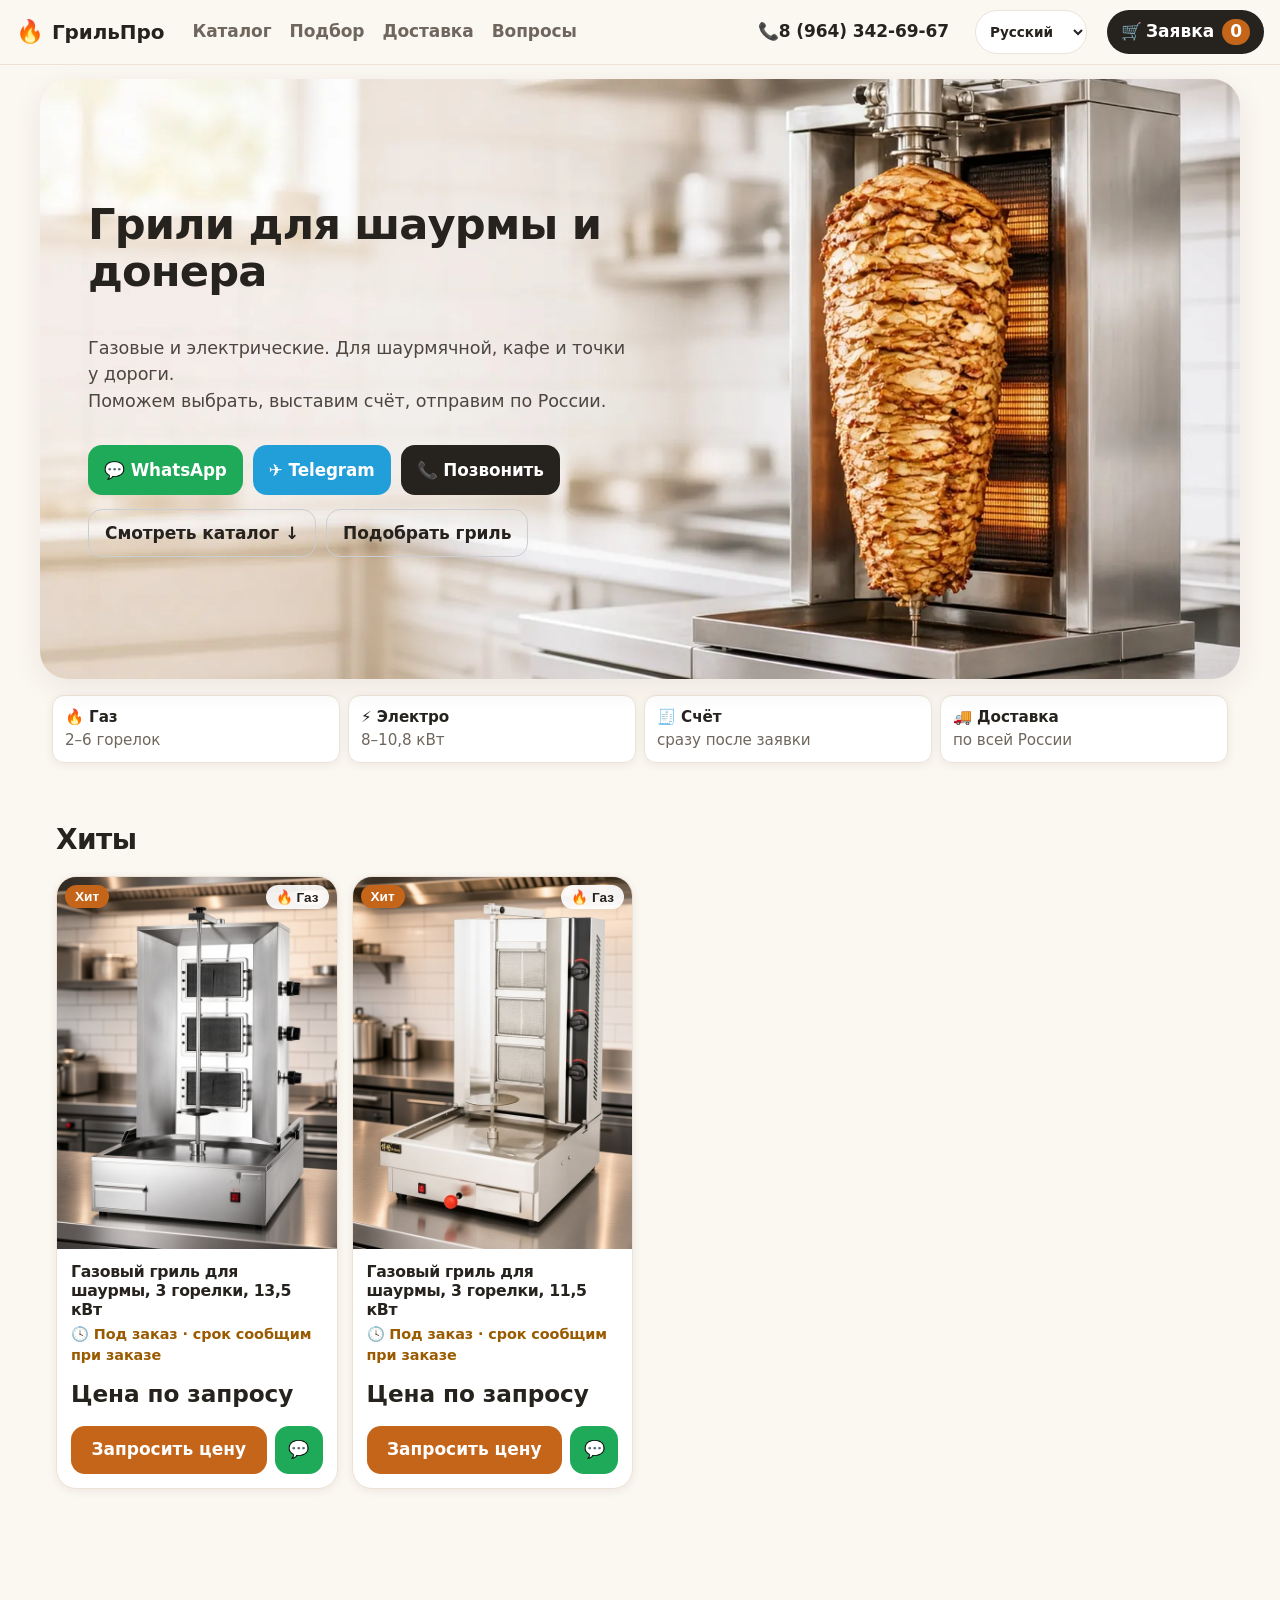
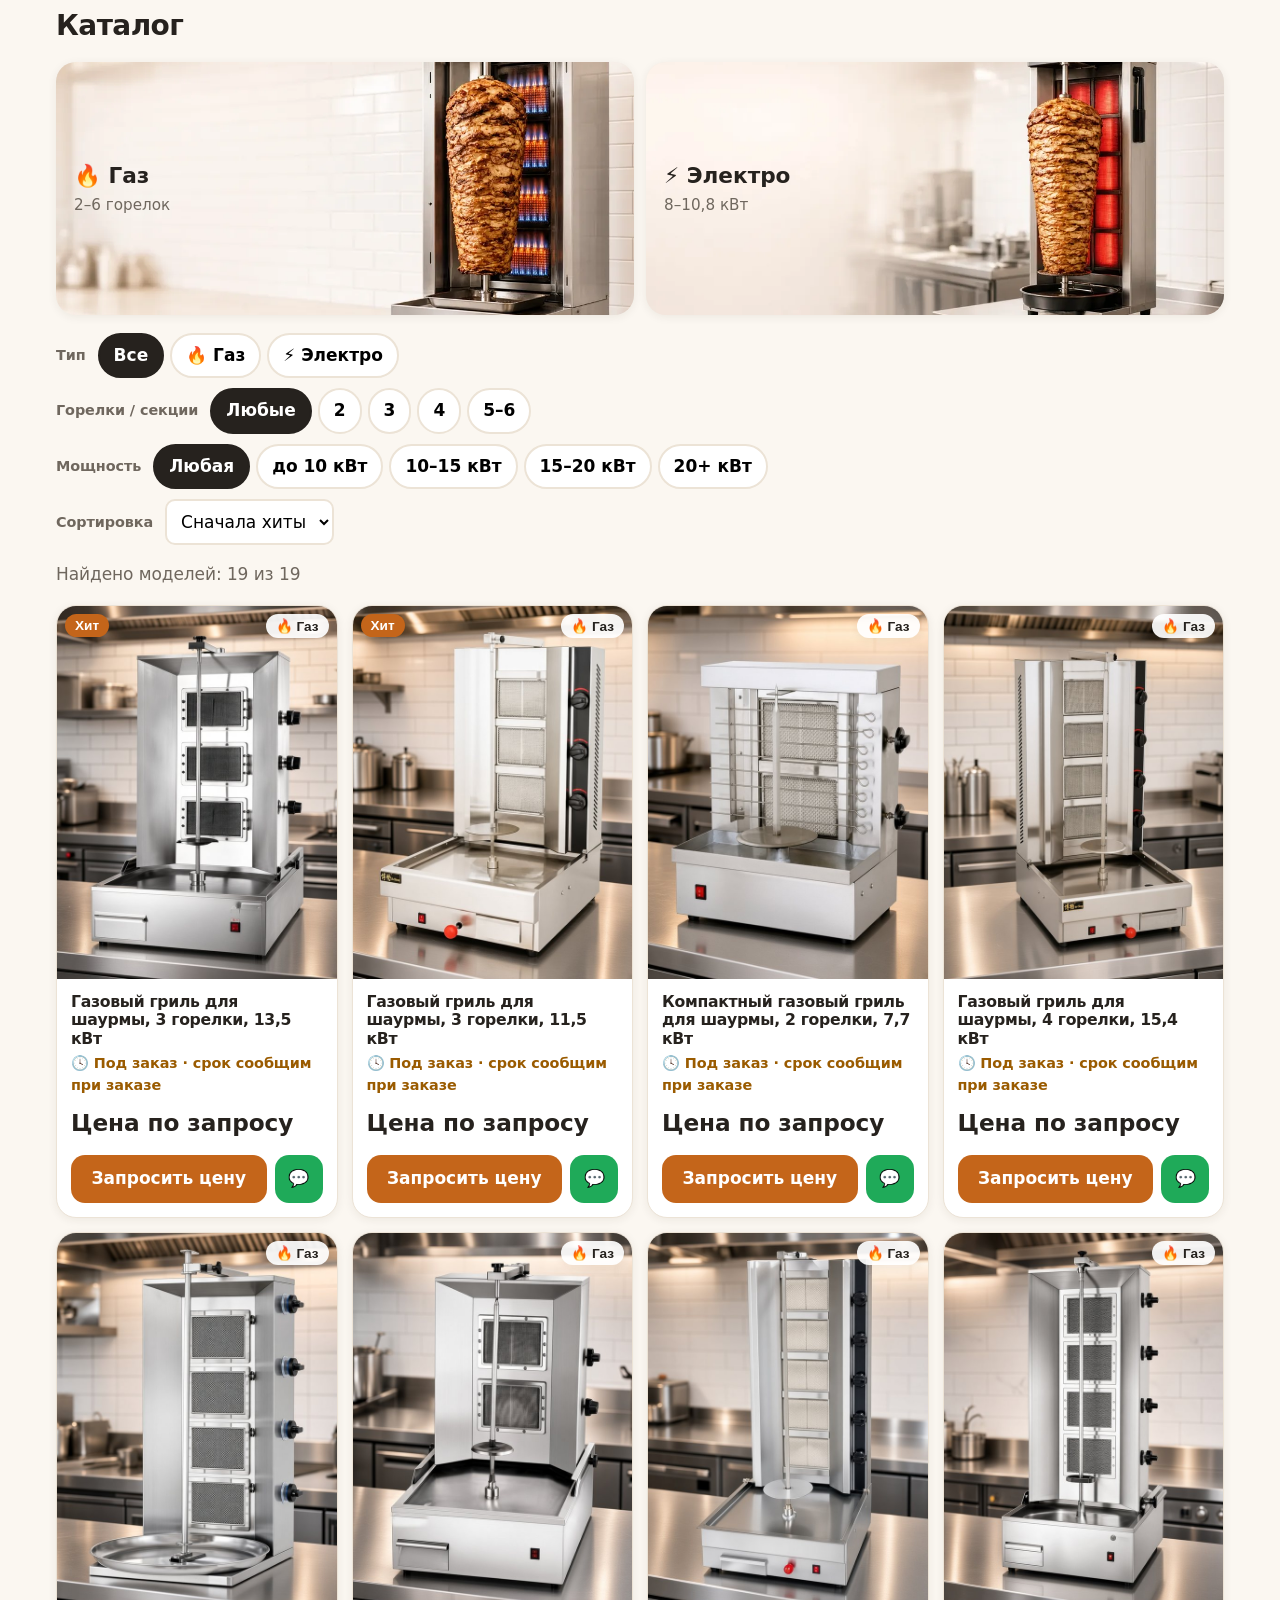
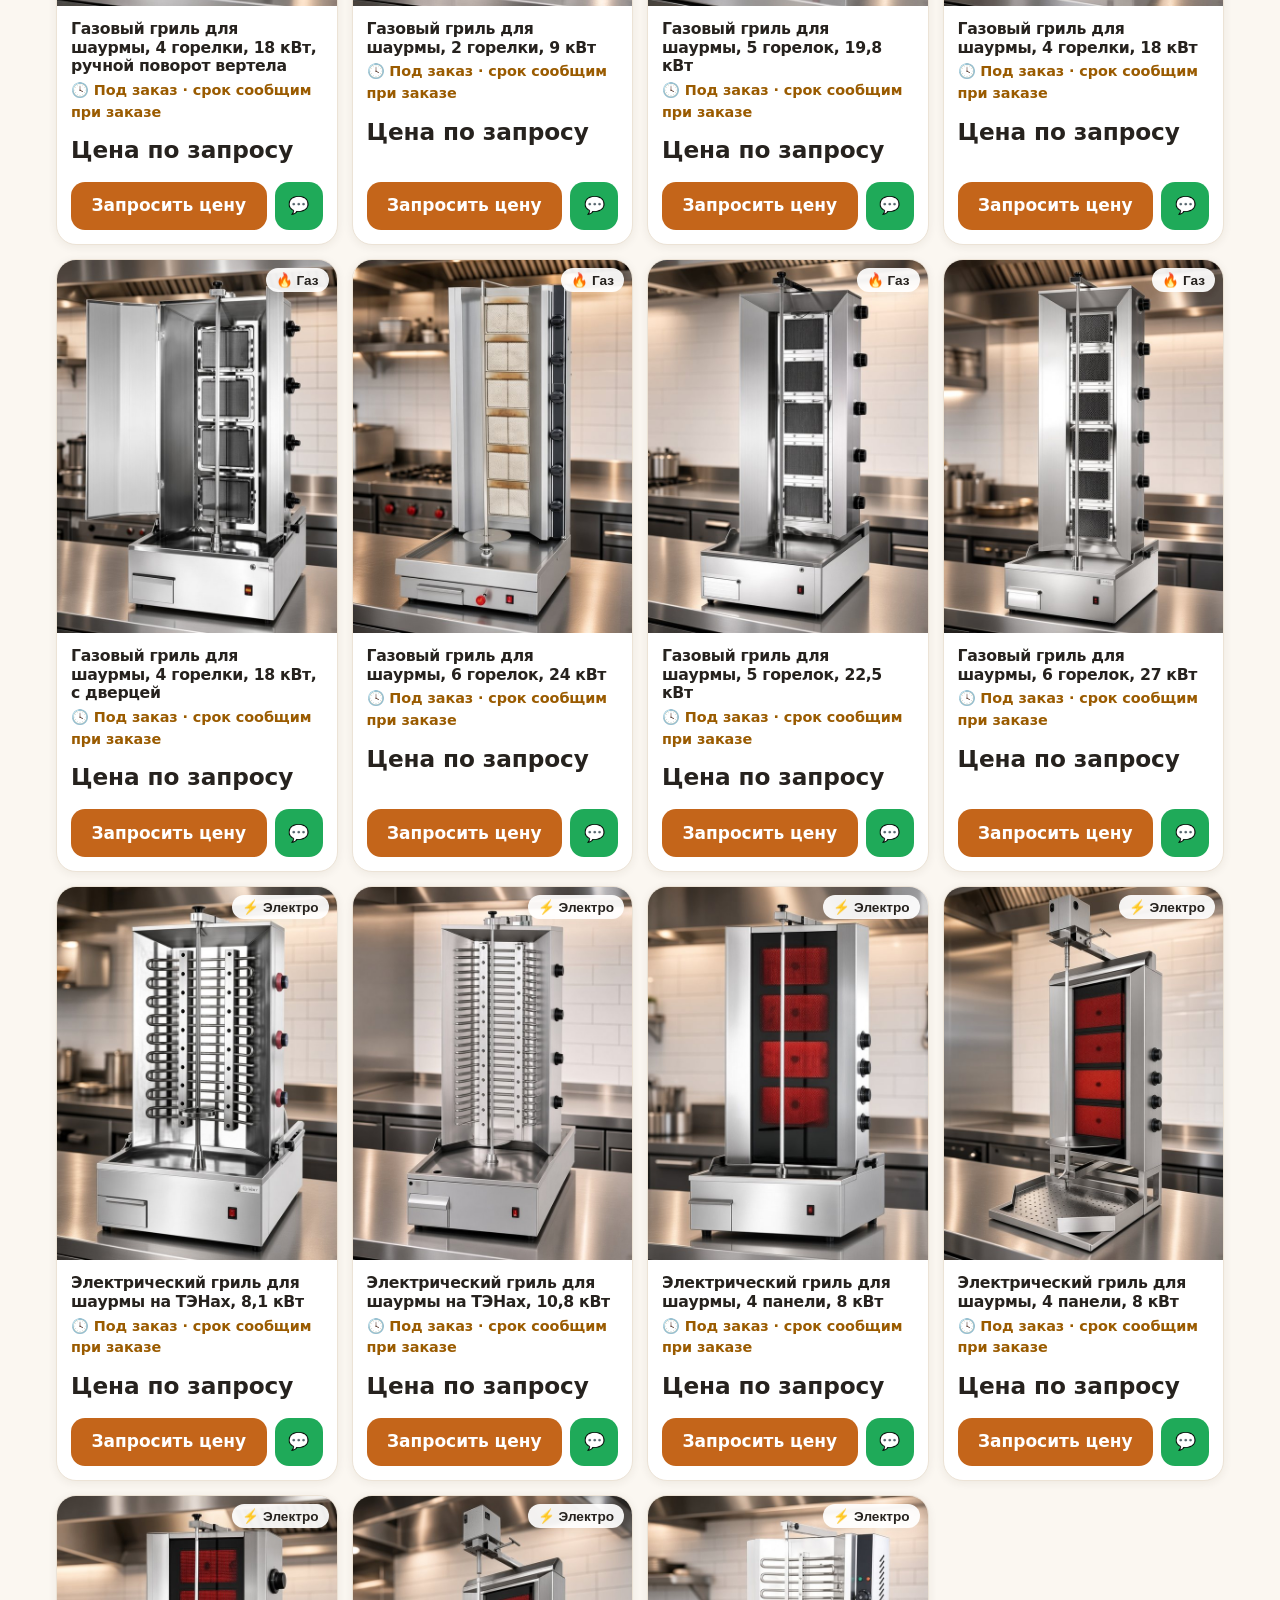
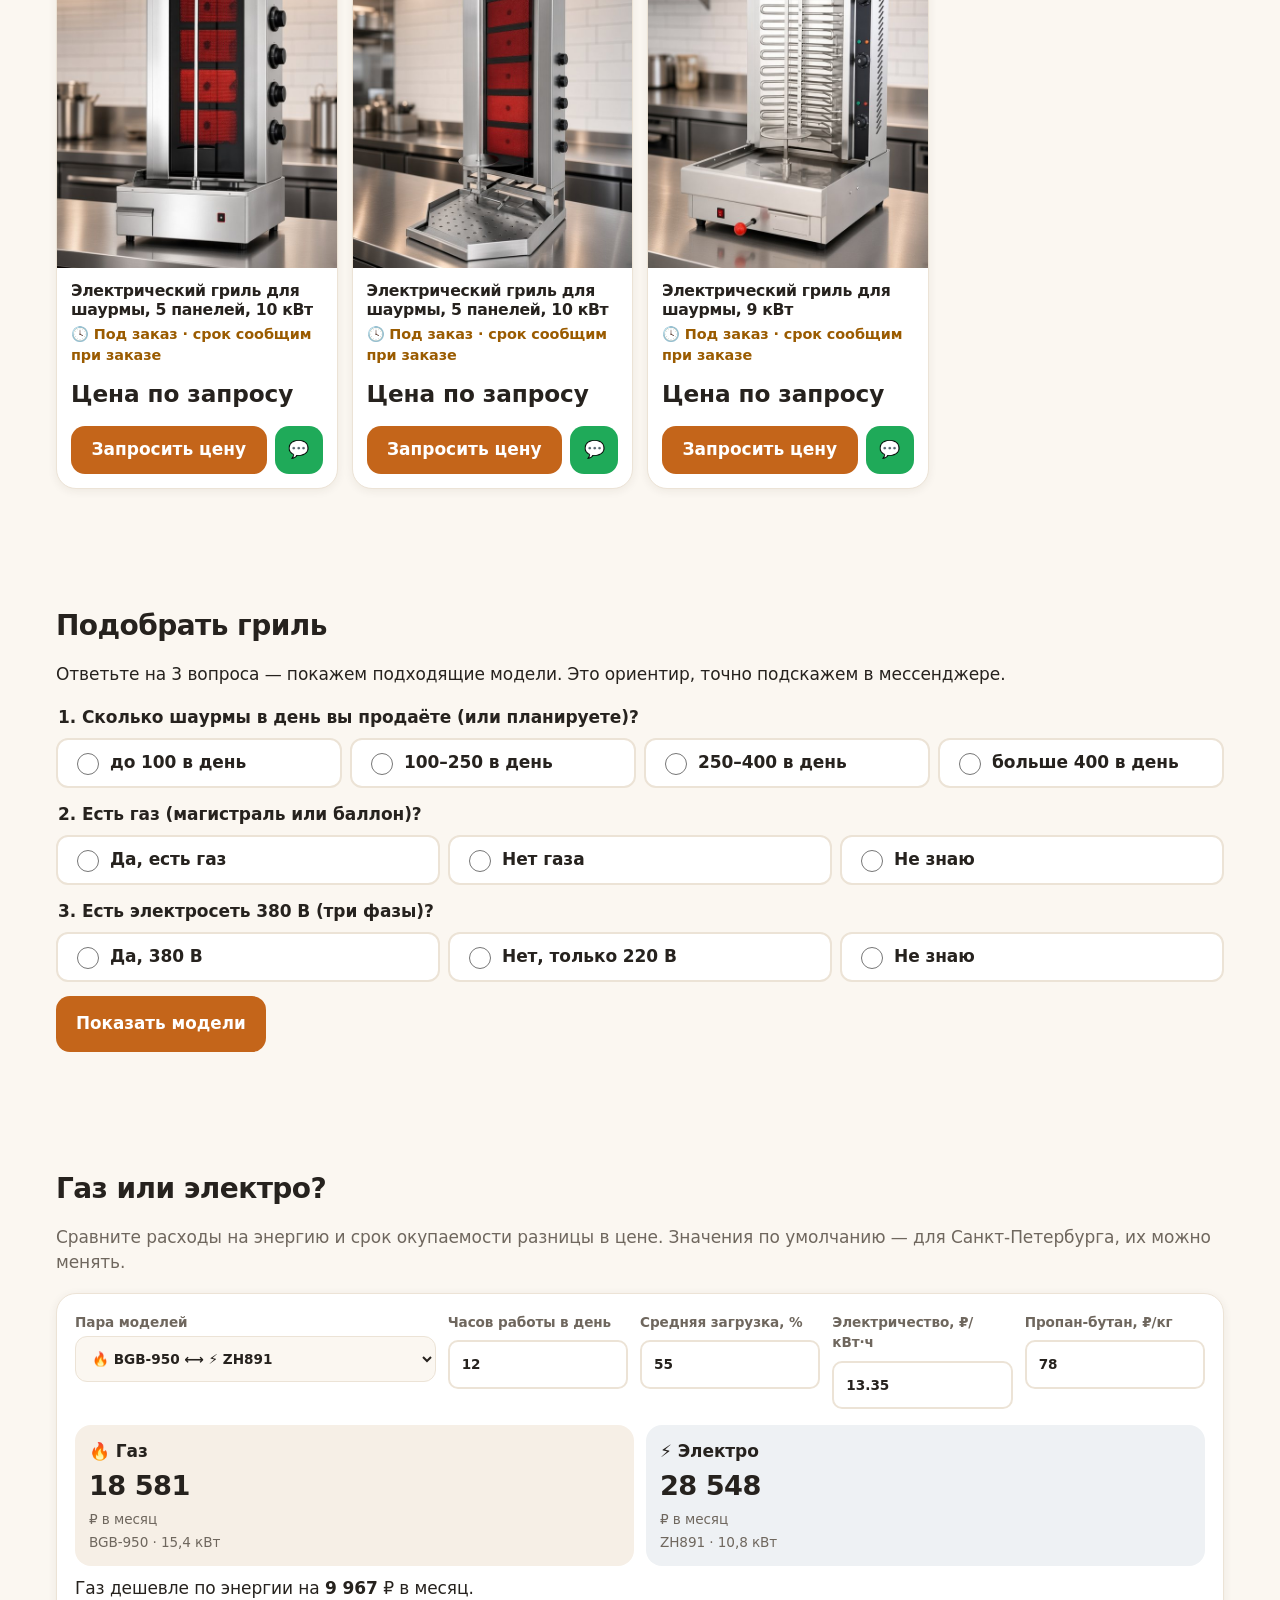
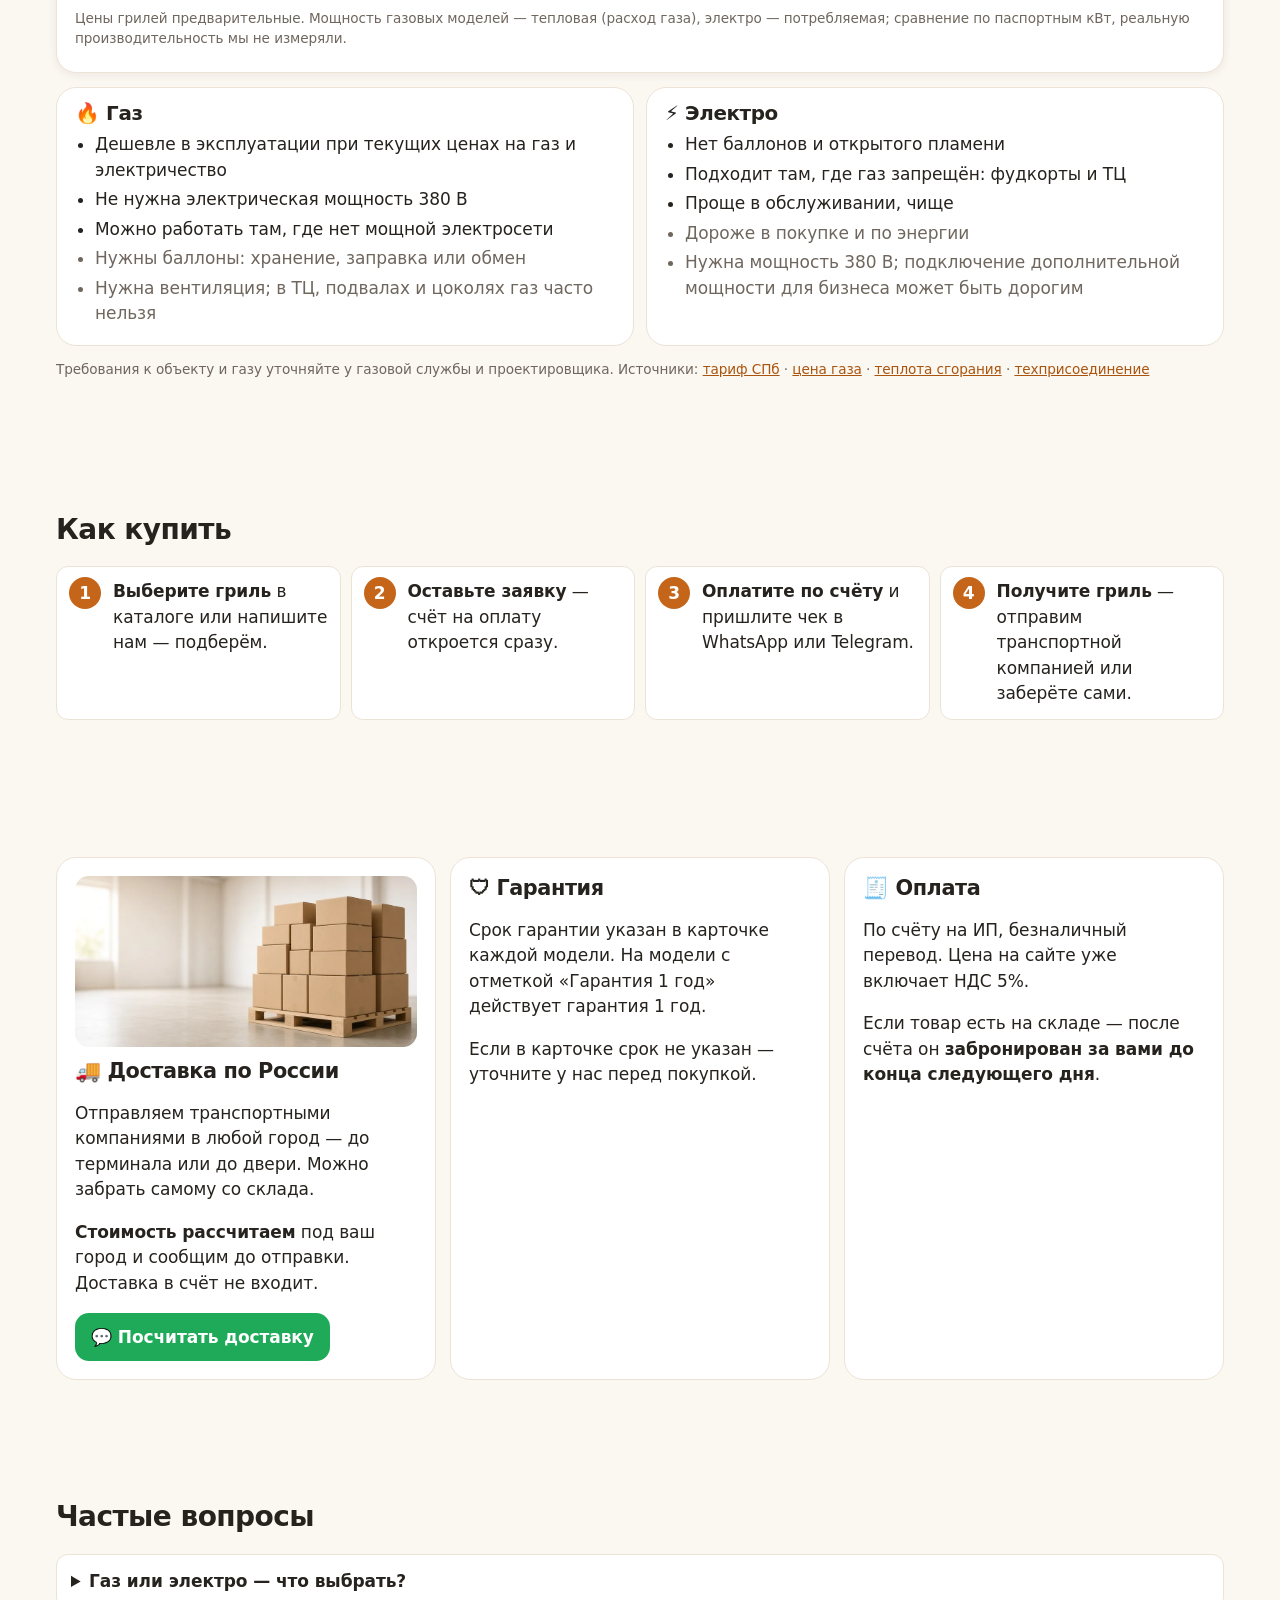
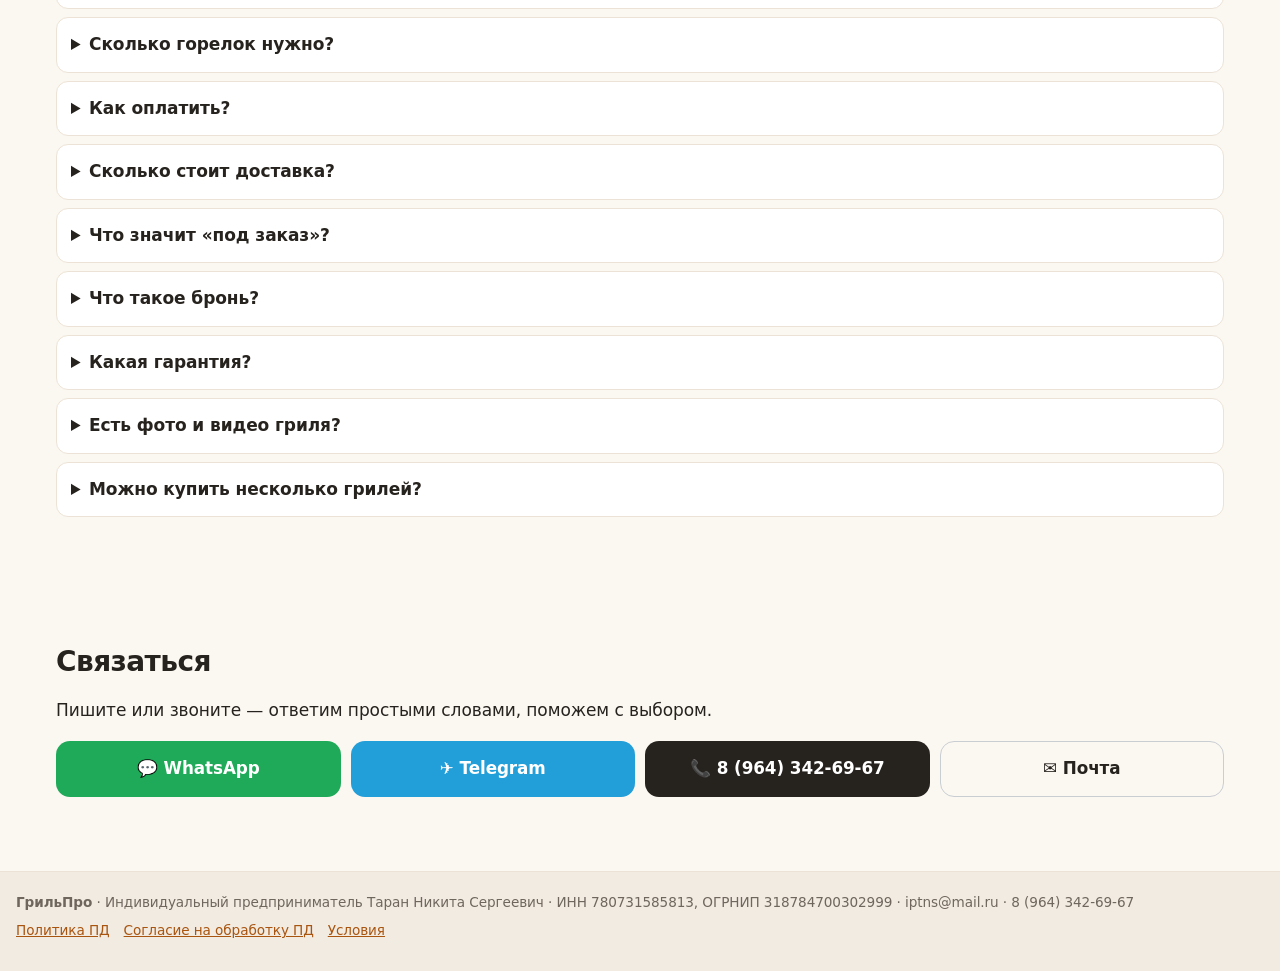
<file: index.html>
<!doctype html>
<html lang="ru">
<head>
<meta charset="utf-8">
<meta name="viewport" content="width=device-width, initial-scale=1, viewport-fit=cover">
<title>Грили для шаурмы и донера — газ и электро | ГрильПро</title>
<meta name="description" content="Профессиональные вертикальные грили для шаурмы и донера: газовые и электрические. Подбор, счёт, доставка по России.">
<link rel="icon" href="favicon.svg" type="image/svg+xml">
<meta name="theme-color" content="#fbf7f1">
<link rel="stylesheet" href="styles.css?v=202611230326">
</head>
<body>
<header class="topbar">
  <a href="#top" class="logo"><span class="logo-mark">🔥</span> <span data-brand>ГрильПро</span></a>
  <nav class="nav">
    <a href="#catalog">Каталог</a><a href="#picker">Подбор</a><a href="#delivery">Доставка</a><a href="#faq">Вопросы</a>
  </nav>
  <a class="hdr-phone" data-phone-link href="#">📞 <span data-phone></span></a>
  <select id="langSel" class="lang-sel" aria-label="Language / Язык" translate="no"></select>
  <button class="cart-btn" id="cartBtn" type="button" aria-label="Корзина">🛒 <span class="cart-label">Заявка</span> <b id="cartCount">0</b></button>
</header>

<main id="top">
  <section class="hero">
    <div class="hero-text">
      <h1>Грили для шаурмы и донера</h1>
      <p class="lead">Газовые и электрические. Для шаурмячной, кафе и точки у дороги.<br>Поможем выбрать, выставим счёт, отправим по России.</p>
      <div class="cta-row">
        <a class="btn big wa" data-wa="Здравствуйте! Хочу купить гриль для шаурмы." target="_blank" rel="noopener">💬 WhatsApp</a>
        <a class="btn big tg" data-tg target="_blank" rel="noopener">✈️ Telegram</a>
        <a class="btn big call" data-phone-link>📞 Позвонить</a>
      </div>
      <div class="hero-links"><a class="btn ghost" href="#catalog">Смотреть каталог ↓</a><a class="btn ghost" href="#picker">Подобрать гриль</a></div>
    </div>
    <picture class="hero-media" aria-hidden="true"><source srcset="images/site/hero.webp?v=202611230326" type="image/webp"><img src="images/site/hero.jpg?v=202611230326" alt="" width="1600" height="900" fetchpriority="high"></picture>
  </section>
  <div class="hero-pts">
    <ul class="hero-points">
      <li><b>🔥 Газ</b> 2–6 горелок</li>
      <li><b>⚡ Электро</b> 8–10,8 кВт</li>
      <li><b>🧾 Счёт</b> сразу после заявки</li>
      <li><b>🚚 Доставка</b> по всей России</li>
    </ul>
  </div>

  <section class="section" id="hits">
    <h2>Хиты</h2>
    <div class="grid" id="hitsGrid"></div>
  </section>

  <section class="section" id="catalog">
    <h2>Каталог</h2>
    <div class="cat-banners">
      <button type="button" class="cat-banner" data-cat="gas"><img src="images/site/banner_gas.webp?v=202611230326" alt="" loading="lazy" width="960" height="540"><span><b>🔥 Газ</b> 2–6 горелок</span></button>
      <button type="button" class="cat-banner" data-cat="electric"><img src="images/site/banner_el.webp?v=202611230326" alt="" loading="lazy" width="960" height="540"><span><b>⚡ Электро</b> 8–10,8 кВт</span></button>
    </div>
    <div class="filters" id="filters">
      <div class="f-group" role="group" aria-label="Тип"><span class="f-label">Тип</span>
        <button type="button" class="chip on" data-f="fuel" data-v="">Все</button>
        <button type="button" class="chip" data-f="fuel" data-v="gas">🔥 Газ</button>
        <button type="button" class="chip" data-f="fuel" data-v="electric">⚡ Электро</button>
      </div>
      <div class="f-group" role="group" aria-label="Горелки / секции"><span class="f-label">Горелки / секции</span>
        <button type="button" class="chip on" data-f="sec" data-v="">Любые</button>
        <button type="button" class="chip" data-f="sec" data-v="2">2</button>
        <button type="button" class="chip" data-f="sec" data-v="3">3</button>
        <button type="button" class="chip" data-f="sec" data-v="4">4</button>
        <button type="button" class="chip" data-f="sec" data-v="5">5–6</button>
      </div>
      <div class="f-group" role="group" aria-label="Мощность"><span class="f-label">Мощность</span>
        <button type="button" class="chip on" data-f="kw" data-v="">Любая</button>
        <button type="button" class="chip" data-f="kw" data-v="0-10">до 10 кВт</button>
        <button type="button" class="chip" data-f="kw" data-v="10-15">10–15 кВт</button>
        <button type="button" class="chip" data-f="kw" data-v="15-20">15–20 кВт</button>
        <button type="button" class="chip" data-f="kw" data-v="20-99">20+ кВт</button>
      </div>
      <div class="f-group"><span class="f-label">Сортировка</span>
        <select id="sortSel" aria-label="Сортировка">
          <option value="hit">Сначала хиты</option><option value="priceAsc">Цена ↑</option><option value="priceDesc">Цена ↓</option><option value="kw">Мощность ↓</option>
        </select>
      </div>
    </div>
    <p class="muted" id="foundInfo"></p>
    <div class="grid" id="catalogGrid"></div>
  </section>

  <section class="section picker" id="picker">
    <h2>Подобрать гриль</h2>
    <p>Ответьте на 3 вопроса — покажем подходящие модели. Это ориентир, точно подскажем в мессенджере.</p>
    <form id="pickerForm" class="card-form">
      <fieldset><legend>1. Сколько шаурмы в день вы продаёте (или планируете)?</legend>
        <div class="opts" id="pickPerDay"></div>
      </fieldset>
      <fieldset><legend>2. Есть газ (магистраль или баллон)?</legend>
        <div class="opts">
          <label class="opt"><input type="radio" name="gas" value="yes" required> Да, есть газ</label>
          <label class="opt"><input type="radio" name="gas" value="no"> Нет газа</label>
          <label class="opt"><input type="radio" name="gas" value="unknown"> Не знаю</label>
        </div>
      </fieldset>
      <fieldset><legend>3. Есть электросеть 380 В (три фазы)?</legend>
        <div class="opts">
          <label class="opt"><input type="radio" name="v380" value="yes" required> Да, 380 В</label>
          <label class="opt"><input type="radio" name="v380" value="no"> Нет, только 220 В</label>
          <label class="opt"><input type="radio" name="v380" value="unknown"> Не знаю</label>
        </div>
      </fieldset>
      <button class="btn big primary" type="submit">Показать модели</button>
    </form>
    <div id="pickerResult" class="picker-result" hidden></div>
  </section>

  <section class="section compare" id="compare">
    <h2>Газ или электро?</h2>
    <p class="muted">Сравните расходы на энергию и срок окупаемости разницы в цене. Значения по умолчанию — для Санкт-Петербурга, их можно менять.</p>
    <div class="calc">
      <form class="calc-in" id="calcForm" onsubmit="return false">
        <label class="c-wide"><span>Пара моделей</span><select id="cPair"></select></label>
        <label><span>Часов работы в день</span><input id="cHours" type="number" min="1" max="24" step="1" value="12" inputmode="decimal"></label>
        <label><span>Средняя загрузка, %</span><input id="cLoad" type="number" min="10" max="100" step="5" value="55" inputmode="decimal"></label>
        <label><span>Электричество, ₽/кВт·ч</span><input id="cTariff" type="number" min="1" step="0.1" value="13.35" inputmode="decimal"></label>
        <label><span>Пропан-бутан, ₽/кг</span><input id="cLpg" type="number" min="10" step="1" value="78" inputmode="decimal"></label>
      </form>
      <div class="calc-out">
        <div class="c-card gas"><span class="c-t">🔥 Газ</span><b class="c-m" id="oGasM"></b><span class="c-s">₽ в месяц</span><span class="c-h" id="oGasModel"></span></div>
        <div class="c-card el"><span class="c-t">⚡ Электро</span><b class="c-m" id="oElM"></b><span class="c-s">₽ в месяц</span><span class="c-h" id="oElModel"></span></div>
      </div>
      <div class="c-verdict" id="cVerdict" aria-live="polite">
        <p id="vGas" hidden><span>Газ дешевле по энергии на</span> <b id="vSave"></b> <span>₽ в месяц.</span> <span id="vPayWrap"><span>Разница в цене окупится примерно за</span> <b id="vPay"></b> <span>мес.</span></span></p>
        <p id="vEl" hidden><span>При этих данных электро не дороже по энергии — разница в цене газа и электро не окупается.</span></p>
        <p class="muted small"><span>Цены грилей предварительные. Мощность газовых моделей — тепловая (расход газа), электро — потребляемая; сравнение по паспортным кВт, реальную производительность мы не измеряли.</span></p>
      </div>
    </div>
    <div class="pc">
      <div class="pc-col"><h3>🔥 Газ</h3><ul>
        <li>Дешевле в эксплуатации при текущих ценах на газ и электричество</li>
        <li>Не нужна электрическая мощность 380 В</li>
        <li>Можно работать там, где нет мощной электросети</li>
        <li class="con">Нужны баллоны: хранение, заправка или обмен</li>
        <li class="con">Нужна вентиляция; в ТЦ, подвалах и цоколях газ часто нельзя</li></ul></div>
      <div class="pc-col"><h3>⚡ Электро</h3><ul>
        <li>Нет баллонов и открытого пламени</li>
        <li>Подходит там, где газ запрещён: фудкорты и ТЦ</li>
        <li>Проще в обслуживании, чище</li>
        <li class="con">Дороже в покупке и по энергии</li>
        <li class="con">Нужна мощность 380 В; подключение дополнительной мощности для бизнеса может быть дорогим</li></ul></div>
    </div>
    <p class="muted small"><span>Требования к объекту и газу уточняйте у газовой службы и проектировщика.</span> <span>Источники:</span>
      <a href="https://ess-energy.ru/tarify/sankt-peterburg" target="_blank" rel="noopener">тариф СПб</a> ·
      <a href="https://mitex.ru/news/cena-gaz-agzs-240826.php" target="_blank" rel="noopener">цена газа</a> ·
      <a href="https://www.consultant.ru/document/cons_doc_LAW_93648/f6918af5a222ad5f080221933dc3c6ee45e4159f/" target="_blank" rel="noopener">теплота сгорания</a> ·
      <a href="https://pesc.ru/b2c/services/emr/" target="_blank" rel="noopener">техприсоединение</a></p>
  </section>

  <section class="section steps">
    <h2>Как купить</h2>
    <ol class="steps-list">
      <li><b>Выберите гриль</b> в каталоге или напишите нам — подберём.</li>
      <li><b>Оставьте заявку</b> — счёт на оплату откроется сразу.</li>
      <li><b>Оплатите по счёту</b> и пришлите чек в WhatsApp или Telegram.</li>
      <li><b>Получите гриль</b> — отправим транспортной компанией или заберёте сами.</li>
    </ol>
  </section>

  <section class="section info-cards">
    <div class="info" id="delivery">
      <img class="info-img" src="images/site/delivery.webp?v=202611230326" alt="" loading="lazy" width="960" height="540">
      <h2>🚚 Доставка по России</h2>
      <p>Отправляем транспортными компаниями в любой город — до терминала или до двери. Можно забрать самому со склада.</p>
      <p><b>Стоимость рассчитаем</b> под ваш город и сообщим до отправки. Доставка в счёт не входит.</p>
      <a class="btn wa" data-wa="Здравствуйте! Посчитайте доставку гриля в город: " target="_blank" rel="noopener">💬 Посчитать доставку</a>
    </div>
    <div class="info" id="warranty">
      <h2>🛡 Гарантия</h2>
      <p>Срок гарантии указан в карточке каждой модели. На модели с отметкой «Гарантия 1 год» действует гарантия 1 год.</p>
      <p>Если в карточке срок не указан — уточните у нас перед покупкой.</p>
    </div>
    <div class="info" id="payment">
      <h2>🧾 Оплата</h2>
      <p id="paymentInfo">Безналичная оплата по счёту.</p>
      <p>Если товар есть на складе — после счёта он <b>забронирован за вами до конца следующего дня</b>.</p>
    </div>
  </section>

  <section class="section" id="faq">
    <h2>Частые вопросы</h2>
    <div class="faq" id="faqList"></div>
  </section>

  <section class="section contacts" id="contacts">
    <h2>Связаться</h2>
    <p>Пишите или звоните — ответим простыми словами, поможем с выбором.</p>
    <div class="cta-row">
      <a class="btn big wa" data-wa="Здравствуйте! Вопрос по грилю для шаурмы." target="_blank" rel="noopener">💬 WhatsApp</a>
      <a class="btn big tg" data-tg target="_blank" rel="noopener">✈️ Telegram</a>
      <a class="btn big call" data-phone-link>📞 <span data-phone></span></a>
      <a class="btn big ghost" data-mail>✉️ Почта</a>
    </div>
  </section>
</main>

<footer class="footer">
  <div><b data-brand>ГрильПро</b> · <span data-seller></span></div>
  <p class="muted small lang-note">Счёт и юридические документы (политика, согласие, условия) — только на русском языке.</p>
  <div class="foot-links"><a href="privacy.html">Политика ПД</a><a href="consent.html">Согласие на обработку ПД</a><a href="terms.html">Условия</a></div>
</footer>

<nav class="mobile-bar" aria-label="Связь">
  <a class="mb wa" data-wa="Здравствуйте! Хочу купить гриль для шаурмы." target="_blank" rel="noopener">💬<span>WhatsApp</span></a>
  <a class="mb tg" data-tg target="_blank" rel="noopener">✈️<span>Telegram</span></a>
  <a class="mb call" data-phone-link>📞<span>Звонок</span></a>
  <button class="mb cart" type="button" id="cartBtnMobile">🛒<span>Заявка <b id="cartCountMobile">0</b></span></button>
</nav>

<!-- Карточка товара -->
<div class="modal" id="productModal" hidden><div class="modal-box" role="dialog" aria-modal="true" aria-labelledby="pmTitle">
  <button class="modal-x" type="button" data-close aria-label="Закрыть">×</button>
  <div id="productBody"></div>
</div></div>

<!-- Корзина -->
<div class="modal" id="cartModal" hidden><div class="modal-box" role="dialog" aria-modal="true" aria-labelledby="cartTitle">
  <button class="modal-x" type="button" data-close aria-label="Закрыть">×</button>
  <h2 id="cartTitle">Ваша заявка</h2>
  <div id="cartBody"></div>
</div></div>

<!-- Оформление -->
<div class="modal" id="checkoutModal" hidden><div class="modal-box wide" role="dialog" aria-modal="true" aria-labelledby="coTitle">
  <button class="modal-x" type="button" data-close aria-label="Закрыть">×</button>
  <h2 id="coTitle">Оформление заявки</h2>
  <div id="coSummary"></div>
  <form id="orderForm" novalidate>
    <h3>Ваши данные</h3>
    <div class="form-grid">
      <label>Имя *<input name="name" required autocomplete="name"></label>
      <label>Телефон (WhatsApp / Telegram) *<input name="phone" type="tel" required autocomplete="tel" placeholder="+7 ..."></label>
      <label>Почта (для счёта)<input name="email" type="email" autocomplete="email"></label>
      <label>Название точки / компании<input name="company" autocomplete="organization"></label>
    </div>
    <div id="payBlock">
      <h3>Способ оплаты</h3>
      <div class="opts" id="payOptions"></div>
      <div class="form-grid" id="buyerReq">
        <label>ИНН покупателя<input name="inn" inputmode="numeric" maxlength="12"></label>
        <label>Реквизиты покупателя (адрес, КПП и т.п.)<input name="requisites"></label>
      </div>
    </div>
    <h3>Доставка</h3>
    <div class="opts" id="dlvOptions"></div>
    <div class="form-grid">
      <label id="dlvCityL">Город *<input name="dlvCity" autocomplete="address-level2"></label>
      <label id="dlvAddrL">Адрес доставки<input name="dlvAddress" autocomplete="street-address"></label>
    </div>
    <label>Комментарий<textarea name="comment" rows="2" placeholder="Например: нужен гриль до конца месяца, есть баллонный газ"></textarea></label>
    <div class="consents">
      <label class="chk"><input type="checkbox" data-consent="pd" required> Даю <a href="consent.html" target="_blank">согласие на обработку персональных данных</a> и ознакомлен(а) с <a href="privacy.html" target="_blank">Политикой</a> *</label>
      <label class="chk"><input type="checkbox" data-consent="terms" required> Согласен(на) с <a href="terms.html" target="_blank">условиями оплаты и доставки</a> *</label>
    </div>
    <p class="muted small lang-note">Счёт и юридические документы (политика, согласие, условия) — только на русском языке.</p>
    <div class="err" id="orderErr" role="alert"></div>
    <div class="co-total" id="coTotal"></div>
    <button class="btn big primary" id="orderSubmit" type="submit">Отправить заявку</button>
    <p class="muted small" id="submitHint"></p>
  </form>
</div></div>

<!-- Результат -->
<div class="modal" id="doneModal" hidden><div class="modal-box" role="dialog" aria-modal="true">
  <button class="modal-x" type="button" data-close aria-label="Закрыть">×</button>
  <div id="doneBody"></div>
</div></div>

<div class="toast" id="toast" role="status" aria-live="polite"></div>

<script src="config.js?v=202611230326"></script>
<script src="catalog-data.js?v=202611230326"></script>
<script src="products.js?v=202611230326"></script>
<script src="reservations.js?v=202611230326"></script>
<script src="i18n.js?v=202611230326"></script>
<script src="app.js?v=202611230326"></script>
</body>
</html>
</file>
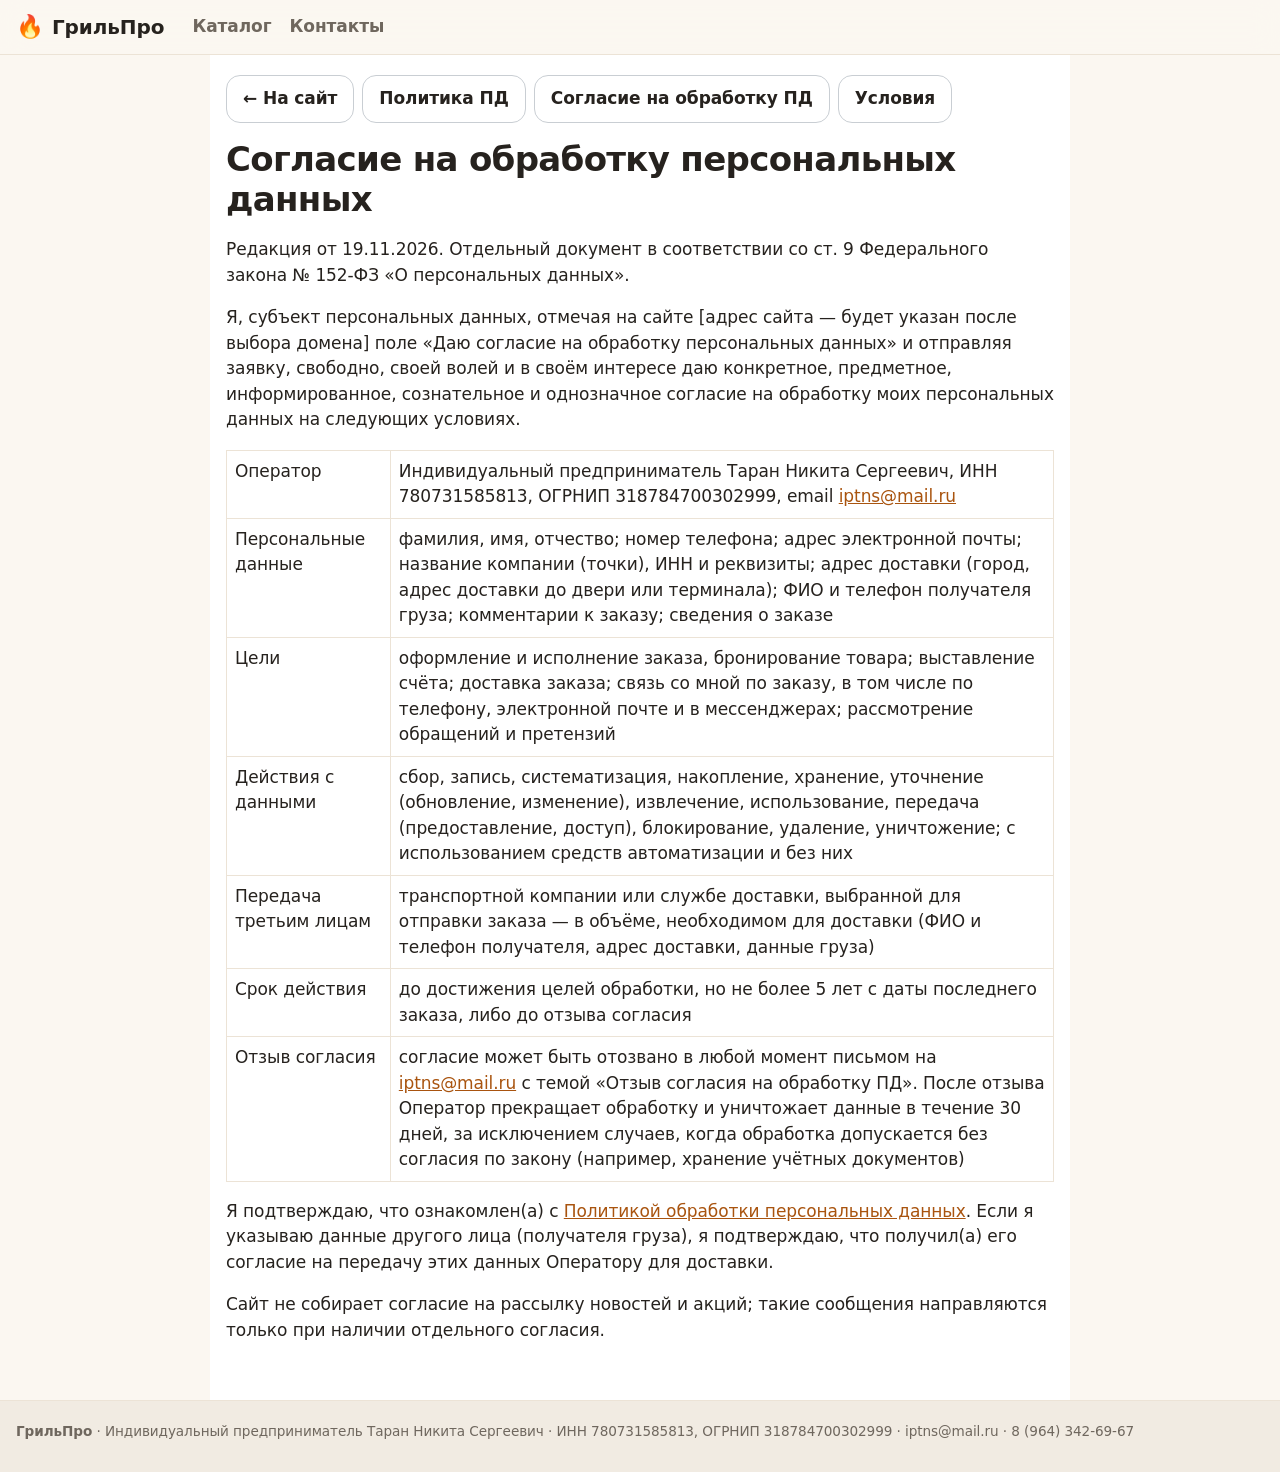
<file: consent.html>
<!doctype html>
<html lang="ru">
<head>
<meta charset="utf-8">
<meta name="viewport" content="width=device-width, initial-scale=1">
<title>Согласие на обработку персональных данных — ГрильПро</title>
<link rel="icon" href="favicon.svg" type="image/svg+xml">
<meta name="theme-color" content="#1d1a17">
<link rel="stylesheet" href="styles.css?v=202611230326">
</head>
<body style="padding-bottom:0">
<header class="topbar"><a href="./#top" class="logo"><span class="logo-mark">🔥</span> <span data-brand>ГрильПро</span></a>
<nav class="nav"><a href="./#catalog">Каталог</a><a href="./#contacts">Контакты</a></nav></header>
<main class="doc">
<nav class="doc-nav"><a class="btn ghost" href="./">← На сайт</a><a class="btn ghost" href="privacy.html">Политика ПД</a><a class="btn ghost" href="consent.html">Согласие на обработку ПД</a><a class="btn ghost" href="terms.html">Условия</a></nav>
<h1>Согласие на обработку персональных данных</h1>
<p class="doc-meta">Редакция от 19.11.2026. Отдельный документ в соответствии со ст. 9 Федерального закона № 152-ФЗ «О персональных данных».</p>
<p>Я, субъект персональных данных, отмечая на сайте [адрес сайта — будет указан после выбора домена] поле «Даю согласие на обработку персональных данных» и отправляя заявку, свободно, своей волей и в своём интересе даю конкретное, предметное, информированное, сознательное и однозначное согласие на обработку моих персональных данных на следующих условиях.</p>
<table>
<tr><td>Оператор</td><td>Индивидуальный предприниматель Таран Никита Сергеевич, ИНН 780731585813, ОГРНИП 318784700302999, email <a href="mailto:iptns@mail.ru">iptns@mail.ru</a></td></tr>
<tr><td>Персональные данные</td><td>фамилия, имя, отчество; номер телефона; адрес электронной почты; название компании (точки), ИНН и реквизиты; адрес доставки (город, адрес доставки до двери или терминала); ФИО и телефон получателя груза; комментарии к заказу; сведения о заказе</td></tr>
<tr><td>Цели</td><td>оформление и исполнение заказа, бронирование товара; выставление счёта; доставка заказа; связь со мной по заказу, в том числе по телефону, электронной почте и в мессенджерах; рассмотрение обращений и претензий</td></tr>
<tr><td>Действия с данными</td><td>сбор, запись, систематизация, накопление, хранение, уточнение (обновление, изменение), извлечение, использование, передача (предоставление, доступ), блокирование, удаление, уничтожение; с использованием средств автоматизации и без них</td></tr>
<tr><td>Передача третьим лицам</td><td>транспортной компании или службе доставки, выбранной для отправки заказа — в объёме, необходимом для доставки (ФИО и телефон получателя, адрес доставки, данные груза)</td></tr>
<tr><td>Срок действия</td><td>до достижения целей обработки, но не более 5 лет с даты последнего заказа, либо до отзыва согласия</td></tr>
<tr><td>Отзыв согласия</td><td>согласие может быть отозвано в любой момент письмом на <a href="mailto:iptns@mail.ru">iptns@mail.ru</a> с темой «Отзыв согласия на обработку ПД». После отзыва Оператор прекращает обработку и уничтожает данные в течение 30 дней, за исключением случаев, когда обработка допускается без согласия по закону (например, хранение учётных документов)</td></tr>
</table>
<p>Я подтверждаю, что ознакомлен(а) с <a href="privacy.html">Политикой обработки персональных данных</a>. Если я указываю данные другого лица (получателя груза), я подтверждаю, что получил(а) его согласие на передачу этих данных Оператору для доставки.</p>
<p>Сайт не собирает согласие на рассылку новостей и акций; такие сообщения направляются только при наличии отдельного согласия.</p>

</main>
<footer class="footer"><div><b data-brand>ГрильПро</b> · Индивидуальный предприниматель Таран Никита Сергеевич · ИНН 780731585813, ОГРНИП 318784700302999 · iptns@mail.ru · 8 (964) 342-69-67</div></footer>
<script src="config.js?v=202611230326"></script>
<script>document.querySelectorAll('[data-brand]').forEach(function(e){e.textContent=window.SITE_CONFIG.companyName});document.title=document.title.replace('ГрильПро',window.SITE_CONFIG.companyName);</script>
</body>
</html>
</file>
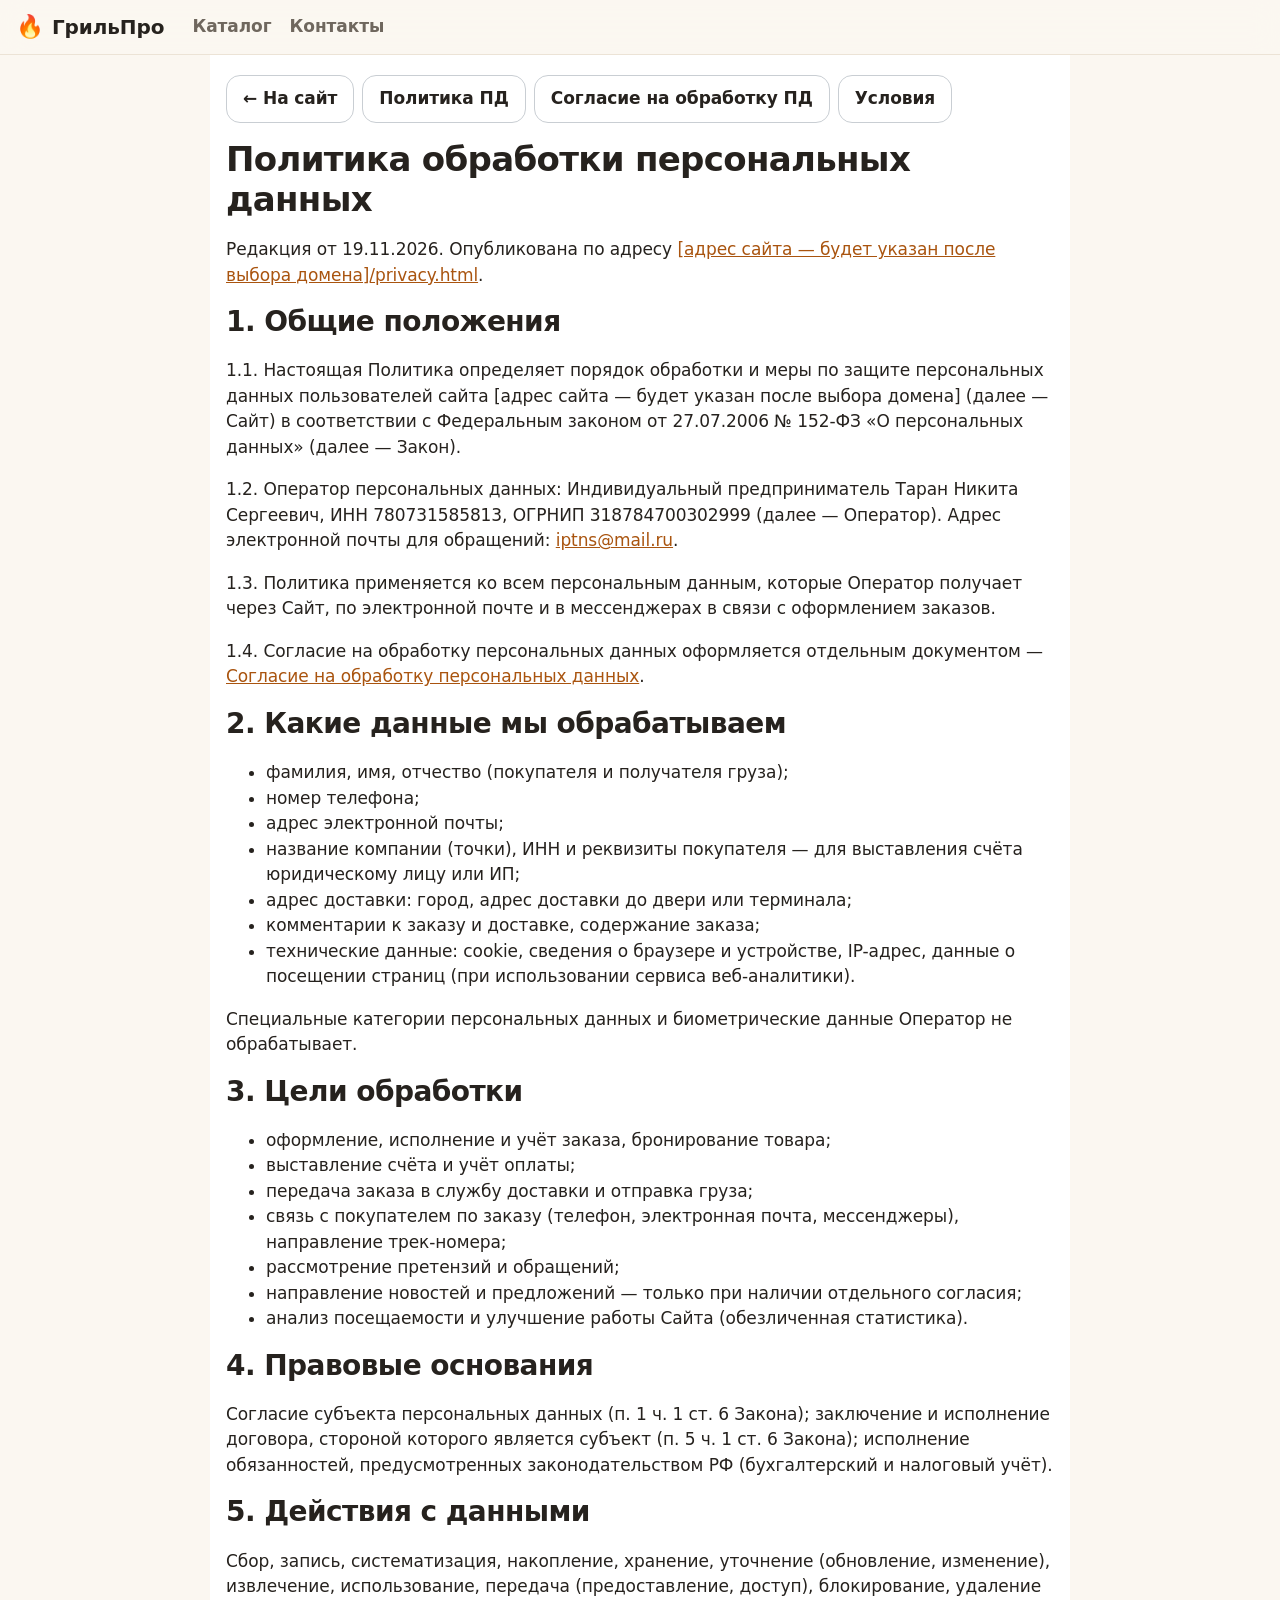
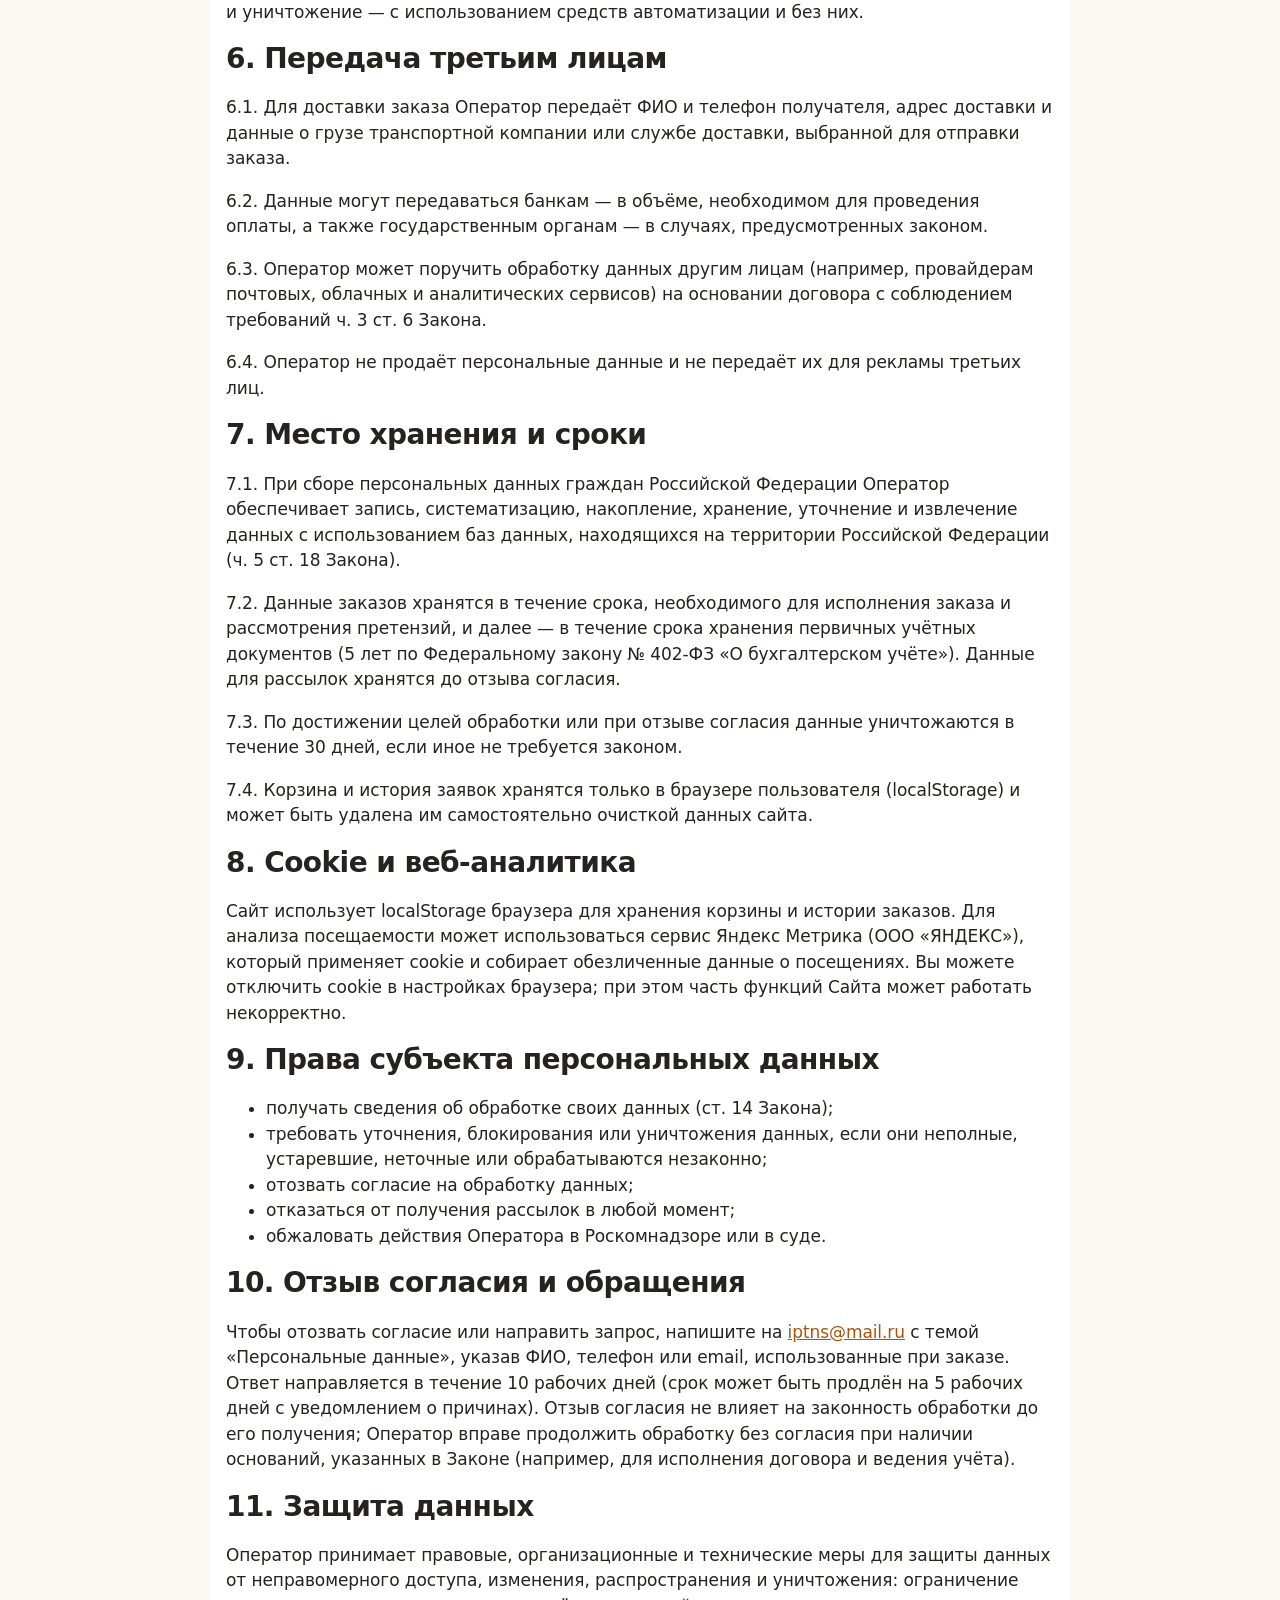
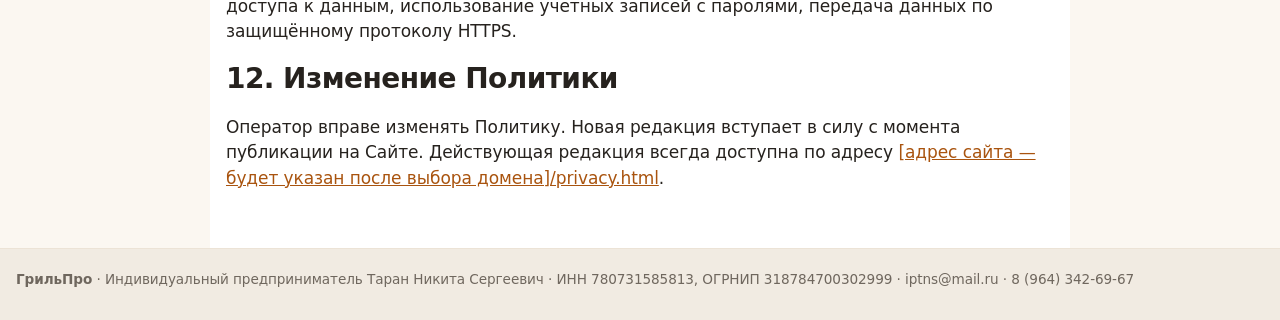
<file: privacy.html>
<!doctype html>
<html lang="ru">
<head>
<meta charset="utf-8">
<meta name="viewport" content="width=device-width, initial-scale=1">
<title>Политика обработки персональных данных — ГрильПро</title>
<link rel="icon" href="favicon.svg" type="image/svg+xml">
<meta name="theme-color" content="#1d1a17">
<link rel="stylesheet" href="styles.css?v=202611230326">
</head>
<body style="padding-bottom:0">
<header class="topbar"><a href="./#top" class="logo"><span class="logo-mark">🔥</span> <span data-brand>ГрильПро</span></a>
<nav class="nav"><a href="./#catalog">Каталог</a><a href="./#contacts">Контакты</a></nav></header>
<main class="doc">
<nav class="doc-nav"><a class="btn ghost" href="./">← На сайт</a><a class="btn ghost" href="privacy.html">Политика ПД</a><a class="btn ghost" href="consent.html">Согласие на обработку ПД</a><a class="btn ghost" href="terms.html">Условия</a></nav>
<h1>Политика обработки персональных данных</h1>
<p class="doc-meta">Редакция от 19.11.2026. Опубликована по адресу <a href="[адрес сайта — будет указан после выбора домена]/privacy.html">[адрес сайта — будет указан после выбора домена]/privacy.html</a>.</p>

<h2>1. Общие положения</h2>
<p>1.1. Настоящая Политика определяет порядок обработки и меры по защите персональных данных пользователей сайта [адрес сайта — будет указан после выбора домена] (далее — Сайт) в соответствии с Федеральным законом от 27.07.2006 № 152-ФЗ «О персональных данных» (далее — Закон).</p>
<p>1.2. Оператор персональных данных: Индивидуальный предприниматель Таран Никита Сергеевич, ИНН 780731585813, ОГРНИП 318784700302999 (далее — Оператор). Адрес электронной почты для обращений: <a href="mailto:iptns@mail.ru">iptns@mail.ru</a>.</p>
<p>1.3. Политика применяется ко всем персональным данным, которые Оператор получает через Сайт, по электронной почте и в мессенджерах в связи с оформлением заказов.</p>
<p>1.4. Согласие на обработку персональных данных оформляется отдельным документом — <a href="consent.html">Согласие на обработку персональных данных</a>.</p>

<h2>2. Какие данные мы обрабатываем</h2>
<ul>
<li>фамилия, имя, отчество (покупателя и получателя груза);</li>
<li>номер телефона;</li>
<li>адрес электронной почты;</li>
<li>название компании (точки), ИНН и реквизиты покупателя — для выставления счёта юридическому лицу или ИП;</li>
<li>адрес доставки: город, адрес доставки до двери или терминала;</li>
<li>комментарии к заказу и доставке, содержание заказа;</li>
<li>технические данные: cookie, сведения о браузере и устройстве, IP-адрес, данные о посещении страниц (при использовании сервиса веб-аналитики).</li>
</ul>
<p>Специальные категории персональных данных и биометрические данные Оператор не обрабатывает.</p>

<h2>3. Цели обработки</h2>
<ul>
<li>оформление, исполнение и учёт заказа, бронирование товара;</li>
<li>выставление счёта и учёт оплаты;</li>
<li>передача заказа в службу доставки и отправка груза;</li>
<li>связь с покупателем по заказу (телефон, электронная почта, мессенджеры), направление трек-номера;</li>
<li>рассмотрение претензий и обращений;</li>
<li>направление новостей и предложений — только при наличии отдельного согласия;</li>
<li>анализ посещаемости и улучшение работы Сайта (обезличенная статистика).</li>
</ul>

<h2>4. Правовые основания</h2>
<p>Согласие субъекта персональных данных (п. 1 ч. 1 ст. 6 Закона); заключение и исполнение договора, стороной которого является субъект (п. 5 ч. 1 ст. 6 Закона); исполнение обязанностей, предусмотренных законодательством РФ (бухгалтерский и налоговый учёт).</p>

<h2>5. Действия с данными</h2>
<p>Сбор, запись, систематизация, накопление, хранение, уточнение (обновление, изменение), извлечение, использование, передача (предоставление, доступ), блокирование, удаление и уничтожение — с использованием средств автоматизации и без них.</p>

<h2>6. Передача третьим лицам</h2>
<p>6.1. Для доставки заказа Оператор передаёт ФИО и телефон получателя, адрес доставки и данные о грузе транспортной компании или службе доставки, выбранной для отправки заказа.</p>
<p>6.2. Данные могут передаваться банкам — в объёме, необходимом для проведения оплаты, а также государственным органам — в случаях, предусмотренных законом.</p>
<p>6.3. Оператор может поручить обработку данных другим лицам (например, провайдерам почтовых, облачных и аналитических сервисов) на основании договора с соблюдением требований ч. 3 ст. 6 Закона.</p>
<p>6.4. Оператор не продаёт персональные данные и не передаёт их для рекламы третьих лиц.</p>

<h2>7. Место хранения и сроки</h2>
<p>7.1. При сборе персональных данных граждан Российской Федерации Оператор обеспечивает запись, систематизацию, накопление, хранение, уточнение и извлечение данных с использованием баз данных, находящихся на территории Российской Федерации (ч. 5 ст. 18 Закона).</p>
<p>7.2. Данные заказов хранятся в течение срока, необходимого для исполнения заказа и рассмотрения претензий, и далее — в течение срока хранения первичных учётных документов (5 лет по Федеральному закону № 402-ФЗ «О бухгалтерском учёте»). Данные для рассылок хранятся до отзыва согласия.</p>
<p>7.3. По достижении целей обработки или при отзыве согласия данные уничтожаются в течение 30 дней, если иное не требуется законом.</p>
<p>7.4. Корзина и история заявок хранятся только в браузере пользователя (localStorage) и может быть удалена им самостоятельно очисткой данных сайта.</p>

<h2>8. Cookie и веб-аналитика</h2>
<p>Сайт использует localStorage браузера для хранения корзины и истории заказов. Для анализа посещаемости может использоваться сервис Яндекс Метрика (ООО «ЯНДЕКС»), который применяет cookie и собирает обезличенные данные о посещениях. Вы можете отключить cookie в настройках браузера; при этом часть функций Сайта может работать некорректно.</p>

<h2>9. Права субъекта персональных данных</h2>
<ul>
<li>получать сведения об обработке своих данных (ст. 14 Закона);</li>
<li>требовать уточнения, блокирования или уничтожения данных, если они неполные, устаревшие, неточные или обрабатываются незаконно;</li>
<li>отозвать согласие на обработку данных;</li>
<li>отказаться от получения рассылок в любой момент;</li>
<li>обжаловать действия Оператора в Роскомнадзоре или в суде.</li>
</ul>

<h2>10. Отзыв согласия и обращения</h2>
<p>Чтобы отозвать согласие или направить запрос, напишите на <a href="mailto:iptns@mail.ru">iptns@mail.ru</a> с темой «Персональные данные», указав ФИО, телефон или email, использованные при заказе. Ответ направляется в течение 10 рабочих дней (срок может быть продлён на 5 рабочих дней с уведомлением о причинах). Отзыв согласия не влияет на законность обработки до его получения; Оператор вправе продолжить обработку без согласия при наличии оснований, указанных в Законе (например, для исполнения договора и ведения учёта).</p>

<h2>11. Защита данных</h2>
<p>Оператор принимает правовые, организационные и технические меры для защиты данных от неправомерного доступа, изменения, распространения и уничтожения: ограничение доступа к данным, использование учётных записей с паролями, передача данных по защищённому протоколу HTTPS.</p>

<h2>12. Изменение Политики</h2>
<p>Оператор вправе изменять Политику. Новая редакция вступает в силу с момента публикации на Сайте. Действующая редакция всегда доступна по адресу <a href="[адрес сайта — будет указан после выбора домена]/privacy.html">[адрес сайта — будет указан после выбора домена]/privacy.html</a>.</p>

</main>
<footer class="footer"><div><b data-brand>ГрильПро</b> · Индивидуальный предприниматель Таран Никита Сергеевич · ИНН 780731585813, ОГРНИП 318784700302999 · iptns@mail.ru · 8 (964) 342-69-67</div></footer>
<script src="config.js?v=202611230326"></script>
<script>document.querySelectorAll('[data-brand]').forEach(function(e){e.textContent=window.SITE_CONFIG.companyName});document.title=document.title.replace('ГрильПро',window.SITE_CONFIG.companyName);</script>
</body>
</html>
</file>
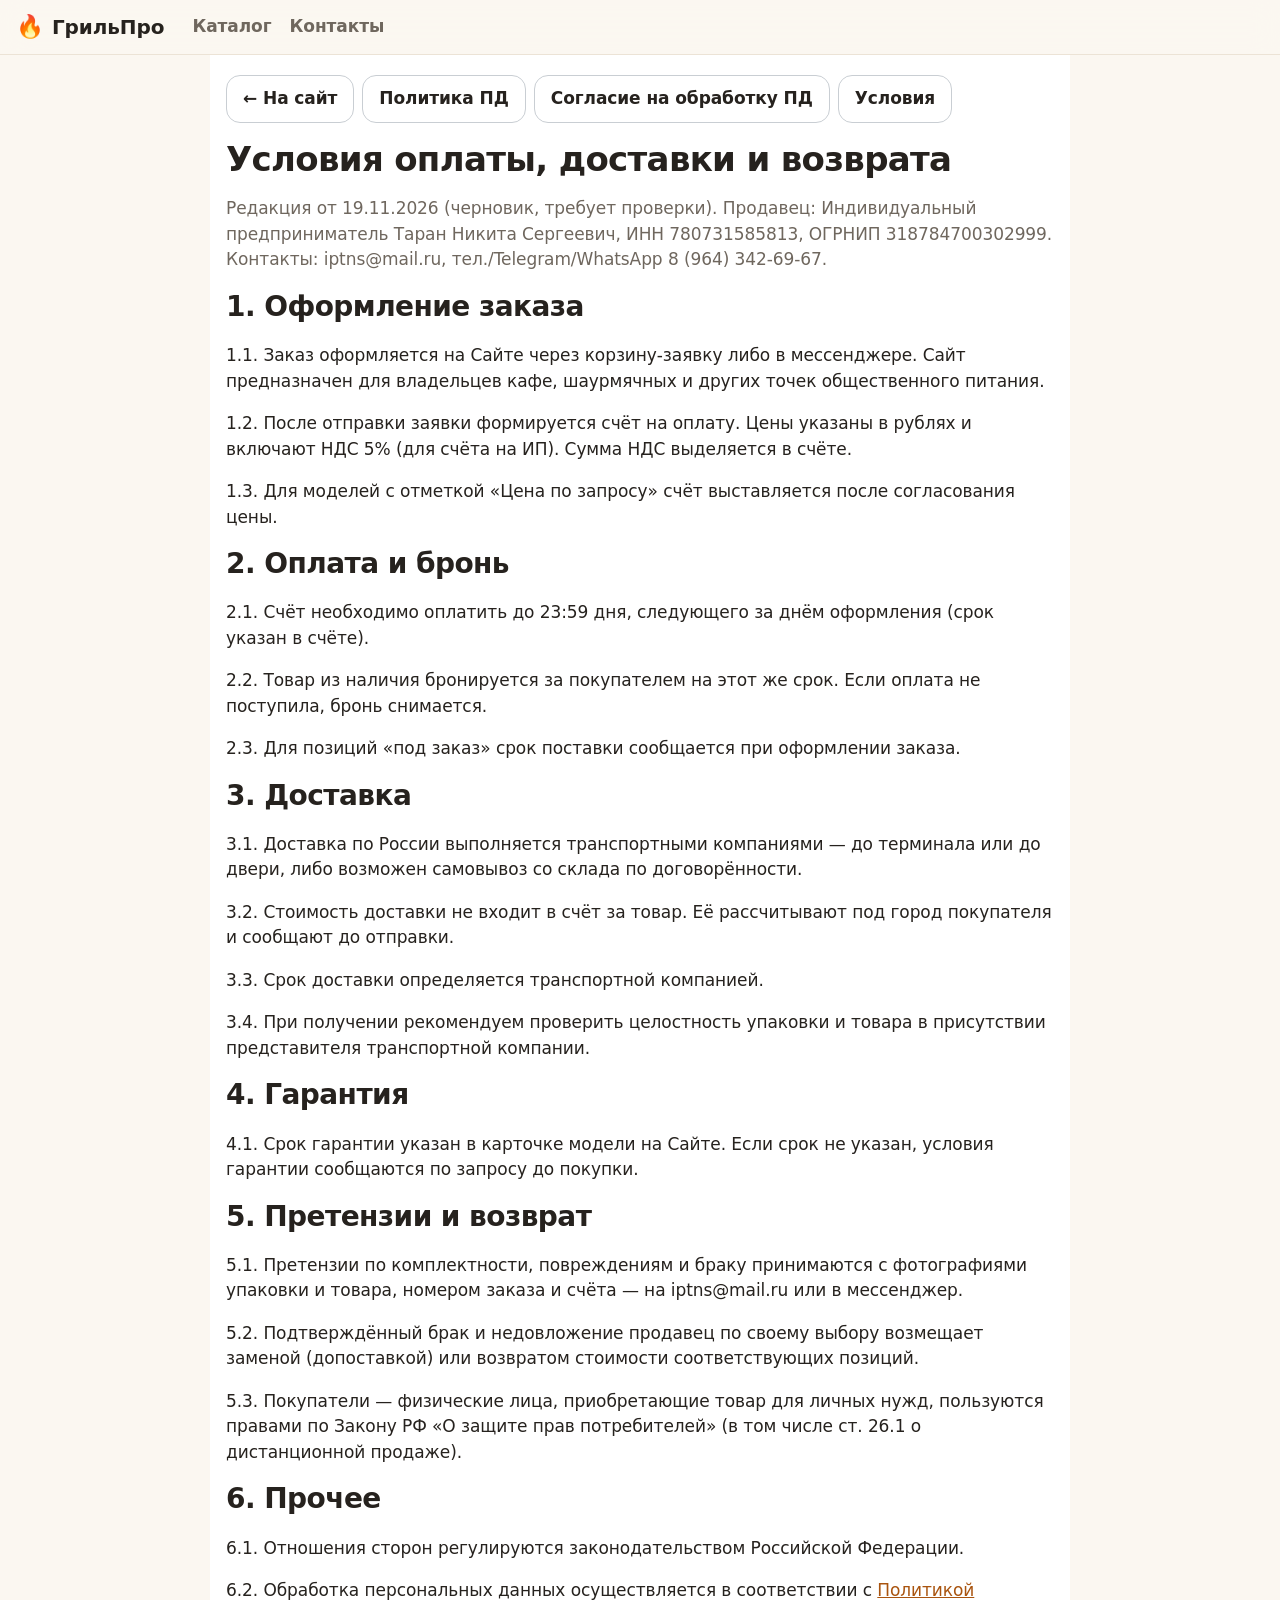
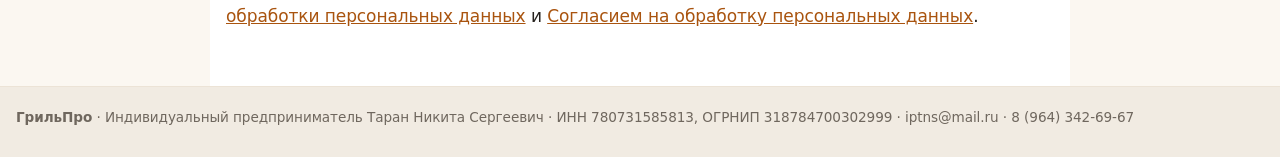
<file: terms.html>
<!doctype html>
<html lang="ru">
<head>
<meta charset="utf-8">
<meta name="viewport" content="width=device-width, initial-scale=1">
<title>Условия оплаты, доставки и возврата — ГрильПро</title>
<link rel="icon" href="favicon.svg" type="image/svg+xml">
<meta name="theme-color" content="#1d1a17">
<link rel="stylesheet" href="styles.css?v=202611230326">
</head>
<body style="padding-bottom:0">
<header class="topbar"><a href="./#top" class="logo"><span class="logo-mark">🔥</span> <span data-brand>ГрильПро</span></a>
<nav class="nav"><a href="./#catalog">Каталог</a><a href="./#contacts">Контакты</a></nav></header>
<main class="doc">
<nav class="doc-nav"><a class="btn ghost" href="./">← На сайт</a><a class="btn ghost" href="privacy.html">Политика ПД</a><a class="btn ghost" href="consent.html">Согласие на обработку ПД</a><a class="btn ghost" href="terms.html">Условия</a></nav>
<h1>Условия оплаты, доставки и возврата</h1>
<p class="muted">Редакция от 19.11.2026 (черновик, требует проверки). Продавец: Индивидуальный предприниматель Таран Никита Сергеевич, ИНН 780731585813, ОГРНИП 318784700302999. Контакты: iptns@mail.ru, тел./Telegram/WhatsApp 8 (964) 342-69-67.</p>
<h2>1. Оформление заказа</h2>
<p>1.1. Заказ оформляется на Сайте через корзину-заявку либо в мессенджере. Сайт предназначен для владельцев кафе, шаурмячных и других точек общественного питания.</p>
<p>1.2. После отправки заявки формируется счёт на оплату. Цены указаны в рублях и включают НДС 5% (для счёта на ИП). Сумма НДС выделяется в счёте.</p>
<p>1.3. Для моделей с отметкой «Цена по запросу» счёт выставляется после согласования цены.</p>
<h2>2. Оплата и бронь</h2>
<p>2.1. Счёт необходимо оплатить до 23:59 дня, следующего за днём оформления (срок указан в счёте).</p>
<p>2.2. Товар из наличия бронируется за покупателем на этот же срок. Если оплата не поступила, бронь снимается.</p>
<p>2.3. Для позиций «под заказ» срок поставки сообщается при оформлении заказа.</p>
<h2>3. Доставка</h2>
<p>3.1. Доставка по России выполняется транспортными компаниями — до терминала или до двери, либо возможен самовывоз со склада по договорённости.</p>
<p>3.2. Стоимость доставки не входит в счёт за товар. Её рассчитывают под город покупателя и сообщают до отправки.</p>
<p>3.3. Срок доставки определяется транспортной компанией.</p>
<p>3.4. При получении рекомендуем проверить целостность упаковки и товара в присутствии представителя транспортной компании.</p>
<h2>4. Гарантия</h2>
<p>4.1. Срок гарантии указан в карточке модели на Сайте. Если срок не указан, условия гарантии сообщаются по запросу до покупки.</p>
<h2>5. Претензии и возврат</h2>
<p>5.1. Претензии по комплектности, повреждениям и браку принимаются с фотографиями упаковки и товара, номером заказа и счёта — на iptns@mail.ru или в мессенджер.</p>
<p>5.2. Подтверждённый брак и недовложение продавец по своему выбору возмещает заменой (допоставкой) или возвратом стоимости соответствующих позиций.</p>
<p>5.3. Покупатели — физические лица, приобретающие товар для личных нужд, пользуются правами по Закону РФ «О защите прав потребителей» (в том числе ст. 26.1 о дистанционной продаже).</p>
<h2>6. Прочее</h2>
<p>6.1. Отношения сторон регулируются законодательством Российской Федерации.</p>
<p>6.2. Обработка персональных данных осуществляется в соответствии с <a href="privacy.html">Политикой обработки персональных данных</a> и <a href="consent.html">Согласием на обработку персональных данных</a>.</p>
</main>
<footer class="footer"><div><b data-brand>ГрильПро</b> · Индивидуальный предприниматель Таран Никита Сергеевич · ИНН 780731585813, ОГРНИП 318784700302999 · iptns@mail.ru · 8 (964) 342-69-67</div></footer>
<script src="config.js?v=202611230326"></script>
<script>document.querySelectorAll('[data-brand]').forEach(function(e){e.textContent=window.SITE_CONFIG.companyName});document.title=document.title.replace('ГрильПро',window.SITE_CONFIG.companyName);</script>
</body>
</html>
</file>
<file: styles.css>
:root{--bg:#fffaf3;--ink:#1d1a17;--muted:#6d655c;--card:#fff;--line:#eadfce;--accent:#e85d04;--accent2:#ff8f1f;--wa:#1faa59;--tg:#229ed9;--call:#1d1a17;--radius:16px}
*{box-sizing:border-box}
html{scroll-behavior:smooth;-webkit-text-size-adjust:100%}
body{margin:0;font:17px/1.5 system-ui,-apple-system,"Segoe UI",Roboto,Arial,sans-serif;color:var(--ink);background:#1d1a17;padding-bottom:76px}
body.noscroll{overflow:hidden}
a{color:var(--accent)}
img{max-width:100%;display:block}
h1,h2,h3{line-height:1.2;margin:0 0 .5em}
h2{font-size:1.6rem}
.muted{color:var(--muted)}.small{font-size:.85rem}
[hidden]{display:none!important}
section[id],.info[id]{scroll-margin-top:72px}

.topbar{position:sticky;top:0;z-index:20;display:flex;align-items:center;gap:12px;padding:10px 16px;background:#1d1a17;color:#fff}
.logo{display:flex;align-items:center;gap:8px;color:#fff;text-decoration:none;font-weight:800;font-size:1.25rem}
.logo-mark{font-size:1.4rem}
.nav{display:none;gap:18px;margin-left:16px}.nav a{color:#ffd9b3;text-decoration:none;font-weight:600}
.hdr-phone{display:none;margin-left:auto;color:#fff;text-decoration:none;font-weight:700}
.cart-btn{margin-left:auto;border:0;border-radius:999px;background:#3a342e;color:#fff;font:inherit;font-weight:700;padding:8px 14px;min-height:44px;cursor:pointer}
.cart-btn b{background:var(--accent);border-radius:999px;padding:0 8px;margin-left:4px}
.cart-btn .cart-label{display:none}

.btn{display:inline-flex;align-items:center;justify-content:center;gap:6px;border:0;border-radius:12px;padding:10px 16px;min-height:48px;font:inherit;font-weight:700;text-decoration:none;cursor:pointer;background:#efe6da;color:var(--ink)}
.btn.big{min-height:56px;padding:12px 20px;font-size:1.05rem}
.btn.primary{background:var(--accent);color:#fff}.btn.primary:hover{background:#cf5103}
.btn.wa{background:var(--wa);color:#fff}.btn.tg{background:var(--tg);color:#fff}.btn.call{background:var(--call);color:#fff}
.btn.ghost{background:transparent;border:2px solid var(--line);color:var(--ink)}
.btn.icon{min-width:48px;padding:10px}
.btn:disabled{opacity:.5;cursor:not-allowed}
.btn:focus-visible,.chip:focus-visible,select:focus-visible{outline:3px solid #ffb703;outline-offset:2px}
.cta-row{display:flex;flex-wrap:wrap;gap:10px;margin:14px 0}
.cta-row .btn.big{flex:1 1 180px}
.linklike{all:unset;cursor:pointer}

.hero{padding:28px 16px 18px;background:radial-gradient(circle at 85% 0%,#ffb35c33,transparent 55%);color:#fff}
.hero h1{font-size:2rem}
.lead{font-size:1.1rem;color:#ffe8d1}
.hero .btn.ghost{color:#fff;border-color:#5a4d40}
.hero-links{display:flex;flex-wrap:wrap;gap:10px}
.hero-points{list-style:none;padding:0;margin:18px 0 0;display:grid;grid-template-columns:1fr 1fr;gap:8px}
.hero-points li{background:#ffffff12;border-radius:12px;padding:10px 12px;font-size:.95rem}
.hero-points b{display:block;color:#ffc285}

.section{padding:26px 16px;max-width:1200px;margin:0 auto}
.grid{display:grid;grid-template-columns:1fr;gap:14px}
.card{background:var(--card);border:1px solid var(--line);border-radius:var(--radius);overflow:hidden;display:flex;flex-direction:column}
.card-img{position:relative;border:0;padding:0;background:#17120f;cursor:pointer;display:block;width:100%}
.card-img img{width:100%;height:auto;aspect-ratio:4/5;object-fit:contain;max-height:none}
.card-img.ph{background:#fff3e3}
.badge{position:absolute;top:10px;padding:4px 10px;border-radius:999px;font-size:.85rem;font-weight:800}
.badge.hit{left:10px;background:#d00000;color:#fff}.badge.hit.static{position:static;display:inline-block;margin-bottom:6px}
.badge.fuel{right:10px;background:#fff;color:var(--ink);border:1px solid var(--line)}
.card-body{padding:14px;display:flex;flex-direction:column;gap:4px;flex:1}
.card-body h3{font-size:1.08rem;margin:0}
.model{color:var(--muted);font-size:.9rem}
.facts{list-style:none;display:flex;flex-wrap:wrap;gap:6px;padding:0;margin:6px 0}
.facts li{background:#f6eee3;border-radius:8px;padding:2px 8px;font-size:.88rem}
.stock{font-size:.9rem;font-weight:600}.stock.in{color:#1b7f3b}.stock.order{color:#9a5b00}
.price{font-size:1.45rem;font-weight:800;margin-top:6px}.price.big{font-size:1.9rem}
.card-actions{display:flex;gap:8px;margin-top:auto;padding-top:10px}.card-actions .btn.primary{flex:1}

.filters{display:flex;flex-direction:column;gap:10px;margin-bottom:10px}
.f-group{display:flex;flex-wrap:wrap;align-items:center;gap:6px}
.f-label{width:100%;font-weight:700;font-size:.9rem;color:var(--muted)}
.chip{border:2px solid var(--line);background:#fff;border-radius:999px;padding:8px 14px;min-height:44px;font:inherit;font-weight:600;cursor:pointer}
.chip.on{background:var(--ink);color:#fff;border-color:var(--ink)}
select{font:inherit;padding:10px;border-radius:10px;border:2px solid var(--line);min-height:44px;background:#fff}
.empty{padding:20px;background:#fff;border-radius:12px}

.picker{background:#fff;border-radius:var(--radius);border:1px solid var(--line);margin:10px 16px}
fieldset{border:0;padding:0;margin:0 0 14px}
legend{font-weight:800;margin-bottom:8px}
.opts{display:flex;flex-wrap:wrap;gap:8px}
.opt{display:flex;align-items:center;gap:8px;border:2px solid var(--line);border-radius:12px;padding:10px 14px;min-height:48px;cursor:pointer;background:#fff;flex:1 1 200px}
.opt:has(input:checked){border-color:var(--accent);background:#fff3e8}
.opt input{width:22px;height:22px;accent-color:var(--accent)}
.pick-note{background:#fff3e8;border-radius:12px;padding:12px;font-weight:600}
.picker-result{margin-top:16px}

.steps-list{counter-reset:s;list-style:none;padding:0;display:grid;gap:10px}
.steps-list li{counter-increment:s;background:#fff;border:1px solid var(--line);border-radius:12px;padding:12px 12px 12px 56px;position:relative}
.steps-list li::before{content:counter(s);position:absolute;left:12px;top:10px;width:32px;height:32px;border-radius:50%;background:var(--accent);color:#fff;font-weight:800;display:grid;place-items:center}
.info-cards{display:grid;gap:14px}
.info{background:#fff;border:1px solid var(--line);border-radius:var(--radius);padding:18px}
.info h2{font-size:1.3rem}
.faq details{background:#fff;border:1px solid var(--line);border-radius:12px;margin-bottom:8px;padding:0 14px}
.faq summary{font-weight:700;padding:14px 0;cursor:pointer;min-height:48px}
.faq p{margin:0 0 14px}
.contacts{text-align:left}

.footer{padding:20px 16px 30px;background:#1d1a17;color:#cfc4b8;font-size:.85rem}
.footer a{color:#ffd9b3;margin-right:14px}
.foot-links{margin-top:8px}

.mobile-bar{position:fixed;left:0;right:0;bottom:0;z-index:30;display:grid;grid-template-columns:repeat(4,1fr);background:#1d1a17;padding:6px 6px calc(6px + env(safe-area-inset-bottom));gap:6px}
.mb{display:flex;flex-direction:column;align-items:center;justify-content:center;gap:2px;min-height:58px;border-radius:12px;color:#fff;text-decoration:none;font:inherit;font-size:1.3rem;border:0;cursor:pointer}
.mb span{font-size:.72rem;font-weight:700}
.mb.wa{background:var(--wa)}.mb.tg{background:var(--tg)}.mb.call{background:#3a342e}.mb.cart{background:var(--accent)}

.modal{position:fixed;inset:0;z-index:50;background:#000a;display:flex;align-items:flex-end;justify-content:center}
.modal-box{position:relative;background:#fff;width:100%;max-height:92vh;overflow:auto;border-radius:18px 18px 0 0;padding:20px 16px 24px}
.modal-x{position:absolute;right:10px;top:8px;width:44px;height:44px;border:0;border-radius:50%;background:#f1e8dc;font-size:1.6rem;cursor:pointer;line-height:1}
.pm{display:grid;gap:16px}
.pm-img img{margin:0 auto;max-height:320px;width:auto}
.specs{width:100%;border-collapse:collapse;margin:10px 0}
.specs th,.specs td{text-align:left;padding:8px 6px;border-bottom:1px solid var(--line);vertical-align:top}
.specs th{color:var(--muted);font-weight:600;width:45%}
.qty-row{display:flex;align-items:center;justify-content:space-between;gap:10px;margin:10px 0}
.qty{display:flex;align-items:center;border:2px solid var(--line);border-radius:12px;overflow:hidden}
.qty button{width:44px;height:44px;border:0;background:#f6eee3;font-size:1.3rem;cursor:pointer}
.qty input,.qty span{width:56px!important;min-height:44px!important;margin:0!important;padding:0!important;border-radius:0!important;border:0!important;text-align:center;border:0;font:inherit;font-weight:700}
.cart-list{list-style:none;padding:0;margin:0}
.cart-list li{display:grid;grid-template-columns:56px 1fr;gap:10px;padding:10px 0;border-bottom:1px solid var(--line);align-items:center}
.cart-list li .qty{grid-column:2;justify-self:start}
.cart-list img{width:56px;height:64px;object-fit:contain;background:#fff3e3;border-radius:8px}
.cl-info b{font-size:.95rem}
.cart-total{margin:14px 0;font-size:1.15rem}
.sum-scroll{overflow-x:auto}
.sum-table{width:100%;border-collapse:collapse;font-size:.92rem}
.sum-table th,.sum-table td{padding:8px 6px;border-bottom:1px solid var(--line);text-align:left}
.sum-table .r{text-align:right;white-space:nowrap}
form h3{margin:18px 0 8px}
.form-grid{display:grid;gap:10px}
label{display:block;font-weight:600}
input:not([type=radio]):not([type=checkbox]),textarea{display:block;width:100%;margin-top:4px;padding:12px;border:2px solid var(--line);border-radius:10px;font:inherit;min-height:48px;background:#fff}
input:focus,textarea:focus{outline:none;border-color:var(--accent)}
.consents{margin:14px 0;display:grid;gap:8px}
.chk{display:flex;gap:10px;align-items:flex-start;font-weight:500}
.chk input{width:22px;height:22px;flex:none;margin-top:2px;accent-color:var(--accent)}
.err{color:#c1121f;font-weight:700;margin:8px 0}
.co-total{background:#fff3e8;border-radius:12px;padding:12px;margin:10px 0;font-size:1.05rem}
.toast{position:fixed;left:50%;bottom:90px;transform:translateX(-50%) translateY(20px);background:#1d1a17;color:#fff;padding:12px 18px;border-radius:12px;opacity:0;transition:.25s;z-index:60;pointer-events:none;max-width:90vw}
.toast.show{opacity:1;transform:translateX(-50%)}

.doc{max-width:860px;margin:0 auto;padding:20px 16px 40px;background:#fff}
.doc-nav{display:flex;flex-wrap:wrap;gap:8px;margin-bottom:16px}
.doc table{border-collapse:collapse;width:100%}.doc td{border:1px solid var(--line);padding:8px;vertical-align:top}

.card-body h3{font-size:.98rem}
@media (max-width:639px){
  .grid{grid-template-columns:1fr 1fr;gap:10px}
  .card .badge.fuel,.card .model,.card .facts{display:none}
  .card .badge.hit{top:6px;left:6px;font-size:.72rem}
  .card-body{padding:10px}
  .card-body h3{font-size:.82rem;line-height:1.25}
  .price{font-size:1.1rem}
  .card-actions{gap:6px}
  .card .btn{min-height:44px;padding:8px 10px;font-size:.9rem}
  .card .stock{font-size:.75rem}
}
@media (min-width:640px){.card .model,.card .facts{display:none}}
@media (min-width:640px){
  .grid{grid-template-columns:repeat(2,1fr)}
  .hero-points{grid-template-columns:repeat(4,1fr)}
  .form-grid{grid-template-columns:1fr 1fr}
  .f-label{width:auto;margin-right:6px}
  .cart-btn .cart-label{display:inline}
}
@media (min-width:960px){
  body{padding-bottom:0}
  .mobile-bar{display:none}
  .nav,.hdr-phone{display:flex}
  .cart-btn{margin-left:12px}
  .hero{padding:56px max(16px,calc((100% - 1200px)/2 + 16px)) 40px}
  .hero h1{font-size:2.8rem}
  .hero-text{max-width:760px}
  .grid{grid-template-columns:repeat(3,1fr)}
  #hitsGrid{grid-template-columns:repeat(2,1fr)}
  .picker{margin:10px auto;padding:26px}
  .info-cards{grid-template-columns:repeat(3,1fr)}
  .steps-list{grid-template-columns:repeat(4,1fr)}
  .modal{align-items:center}
  .modal-box{width:min(760px,94vw);border-radius:18px;padding:28px}
  .modal-box.wide{width:min(860px,94vw)}
  .pm{grid-template-columns:300px 1fr}
  .toast{bottom:30px}
}
@media (min-width:1200px){ .grid{grid-template-columns:repeat(4,1fr)} }

.pm-img img{max-width:100%;height:auto}.pm-extra{display:block;margin-top:10px;border-radius:12px}


.lang-sel{margin-left:auto;background:#3a342e;color:#fff;border:1px solid #5a4d40;border-radius:999px;font:inherit;font-weight:700;font-size:.85rem;padding:0 10px;min-height:44px;max-width:112px;cursor:pointer}
.lang-sel + .cart-btn{margin-left:8px}
.hdr-phone{margin-left:auto}.hdr-phone ~ .lang-sel{margin-left:14px}
.lang-note{display:none}
html.not-ru .lang-note{display:block}
@media (max-width:380px){.logo{font-size:1.05rem}.logo-mark{font-size:1.2rem}.topbar{gap:8px;padding:8px 10px}.lang-sel{max-width:96px;padding:0 6px}.cart-btn{padding:8px 10px}}
.topbar{flex-wrap:nowrap}.logo span:last-child{white-space:nowrap}

.cart-btn{white-space:nowrap;display:inline-flex;align-items:center;gap:4px}
.card .badge.hit{top:auto;bottom:8px;left:8px}
.card .badge.fuel{top:8px;right:8px}
.grid>*{min-width:0}
@media (max-width:430px){.lang-sel{max-width:92px;padding:0 6px;font-size:.8rem}.logo{font-size:1.1rem}.topbar{gap:6px;padding:8px 10px}.cart-btn{padding:8px 10px}}


/* ===== СВЕТЛАЯ ТЕМА (кухонный стиль) ===== */
:root{--bg:#fbf7f1;--ink:#26221e;--muted:#6f675e;--card:#fff;--line:#ece3d6;--accent:#c4651a;--accent-d:#a9540f;--steel:#e9ecef;--steel-d:#c9ced3;--shadow:0 8px 30px rgba(60,40,20,.08);--shadow-s:0 2px 10px rgba(60,40,20,.07);--radius:20px}
body{background:var(--bg);color:var(--ink);font-family:"Inter","Segoe UI",system-ui,-apple-system,Roboto,Arial,sans-serif;letter-spacing:-.005em}
a{color:var(--accent-d)}
h1,h2,h3{letter-spacing:-.02em;font-weight:750}
h2{font-size:1.75rem;margin-bottom:.7em}
.topbar{background:rgba(251,247,241,.88);-webkit-backdrop-filter:blur(14px);backdrop-filter:blur(14px);color:var(--ink);border-bottom:1px solid var(--line)}
.logo{color:var(--ink)}
.nav a{color:var(--muted);font-weight:600}.nav a:hover{color:var(--accent-d)}
.hdr-phone{color:var(--ink)}
.lang-sel{background:#fff;color:var(--ink);border:1px solid var(--line)}
.cart-btn{background:var(--ink);color:#fff}
.cart-btn b{background:var(--accent)}
.btn{background:#f1ebe2;color:var(--ink);border-radius:14px}
.btn.primary{background:var(--accent);color:#fff}.btn.primary:hover{background:var(--accent-d)}
.btn.call{background:var(--ink)}
.btn.ghost{background:transparent;border:1.5px solid var(--steel-d);color:var(--ink)}
.btn.ghost:hover{border-color:var(--accent);color:var(--accent-d)}

.hero h1{font-size:2.2rem;line-height:1.1}
.lead{color:var(--muted)}
.hero .btn.ghost{color:var(--ink);border-color:var(--steel-d)}
.hero-points li{background:#fff;border:1px solid var(--line);box-shadow:var(--shadow-s);color:var(--muted)}
.hero-points b{color:var(--ink)}
.section{background:none;box-shadow:none;border:0;border-radius:0;backdrop-filter:none;-webkit-backdrop-filter:none;width:auto;margin:0 auto;padding:44px 16px;max-width:1200px}
.picker,.info-cards,.steps{background:none}
.card{background:#fff;border:1px solid var(--line);border-radius:var(--radius);box-shadow:var(--shadow-s);transition:box-shadow .2s,transform .2s}
.card:hover{box-shadow:var(--shadow);transform:translateY(-2px)}
.card-img{background:#f3efe8}
.card-img img{aspect-ratio:3/4;object-fit:cover}
.card-img.ph{background:#f3efe8}
.card-img.ph img{object-fit:contain}
.badge.hit{background:var(--accent);color:#fff}
.badge.fuel{background:rgba(255,255,255,.92);border:0;color:var(--ink);box-shadow:var(--shadow-s)}
.card .badge.hit{bottom:auto;top:8px;left:8px}
.model{color:var(--muted)}
.footer{background:#f1ebe2;color:var(--muted);border-top:1px solid var(--line)}
.footer a{color:var(--accent-d)}
.mobile-bar{background:rgba(251,247,241,.94);border-top:1px solid var(--line);-webkit-backdrop-filter:blur(12px);backdrop-filter:blur(12px)}
.pm-img img{border-radius:14px}
@media (min-width:960px){
  .hero{grid-template-columns:1.05fr 1fr;align-items:center;padding-top:52px;column-gap:40px}
  .hero h1{font-size:3rem}.hero-text{max-width:none}
  .section{padding:60px 16px}
}
.mobile-bar .btn{border-radius:12px}
.modal{background:rgba(38,34,30,.45);-webkit-backdrop-filter:blur(4px);backdrop-filter:blur(4px)}
.pm-img img{max-height:none;width:100%}
.pm-img{position:relative}
@media (min-width:960px){.pm{grid-template-columns:340px 1fr}}

/* hero с ИИ-фото */
.hero{position:relative;display:block;max-width:1200px;width:calc(100% - 24px);margin:14px auto 0;border-radius:28px;overflow:hidden;padding:0;background:#f4eee5;box-shadow:var(--shadow)}
.hero-media{display:block;width:100%}
.hero-media img{width:100%;height:auto;aspect-ratio:16/10;object-fit:cover;object-position:78% center;display:block}
.hero-text{padding:22px 18px 26px;position:relative}
.hero-pts{max-width:1200px;margin:16px auto 0;padding:0 12px}
.hero-pts .hero-points{margin:0}
.cat-banners{display:grid;grid-template-columns:1fr;gap:12px;margin-bottom:18px}
.cat-banner{position:relative;border:0;padding:0;border-radius:var(--radius);overflow:hidden;cursor:pointer;background:#f3efe8;box-shadow:var(--shadow-s);text-align:left;font:inherit;color:var(--ink);aspect-ratio:16/7}
.cat-banner img{position:absolute;inset:0;width:100%;height:100%;object-fit:cover;object-position:right center}
.cat-banner span{position:absolute;left:18px;top:50%;transform:translateY(-50%);font-size:.95rem;color:var(--muted);max-width:42%}
.cat-banner span b{display:block;font-size:1.35rem;color:var(--ink);margin-bottom:2px}
.cat-banner:hover{box-shadow:var(--shadow)}
.info-img{width:100%;height:auto;aspect-ratio:16/8;object-fit:cover;border-radius:14px;margin-bottom:12px}
@media (min-width:700px){.cat-banners{grid-template-columns:1fr 1fr}}
@media (min-width:960px){
  .hero-media img{aspect-ratio:16/8;object-position:right center}
  .hero-text{position:absolute;left:0;top:0;bottom:0;width:48%;display:flex;flex-direction:column;justify-content:center;padding:0 0 0 48px}
  .hero{min-height:0}
}
.hero,.hero h1,.hero .lead{color:var(--ink)}
.hero .lead{color:#4d463f}
.hero{display:flex;flex-direction:column}
.hero-media{order:-1}
.hero .cta-row .btn.big{flex:1 1 150px;min-height:52px}
@media (min-width:960px){
  .hero{display:block}
  .hero-text{width:50%;padding-left:48px;padding-right:10px}
  .hero h1{font-size:2.7rem}
  .hero .cta-row .btn.big{flex:0 1 auto;padding:10px 16px;min-height:50px}
}
@media (min-width:960px){#hitsGrid{grid-template-columns:repeat(4,1fr)}}
/* калькулятор «Газ или электро?» */
.compare .calc{background:#fff;border:1px solid var(--line);border-radius:var(--radius);box-shadow:var(--shadow-s);padding:18px;margin:14px 0}
.calc-in{display:grid;grid-template-columns:1fr 1fr;gap:12px}
.calc-in label{display:flex;flex-direction:column;gap:4px;font-size:.85rem;color:var(--muted);font-weight:600;min-width:0}
.calc-in .c-wide{grid-column:1/-1}
.calc-in input,.calc-in select{font:inherit;color:var(--ink);background:#fbf7f1;border:1px solid var(--line);border-radius:12px;padding:10px 12px;min-height:46px;width:100%}
.calc-out{display:grid;grid-template-columns:1fr 1fr;gap:12px;margin:16px 0 10px}
.c-card{border-radius:16px;padding:14px;display:flex;flex-direction:column;gap:2px;background:#f6efe6}
.c-card.el{background:#eef1f4}
.c-t{font-weight:700}.c-m{font-size:1.7rem;letter-spacing:-.02em}.c-s,.c-h{color:var(--muted);font-size:.85rem}
.c-verdict p{margin:6px 0}
.pc{display:grid;grid-template-columns:1fr;gap:12px}
.pc-col{background:#fff;border:1px solid var(--line);border-radius:var(--radius);padding:14px 18px}
.pc-col h3{margin:0 0 6px}.pc-col ul{margin:0;padding-left:20px}.pc-col li{margin:4px 0}.pc-col li.con{color:var(--muted)}
@media (min-width:700px){.calc-in{grid-template-columns:2fr 1fr 1fr 1fr 1fr}.calc-in .c-wide{grid-column:auto}.pc{grid-template-columns:1fr 1fr}}

.specs .spec-pend td{color:var(--muted);font-style:italic}.specs .spec-pend th{color:var(--muted)}
</file>
